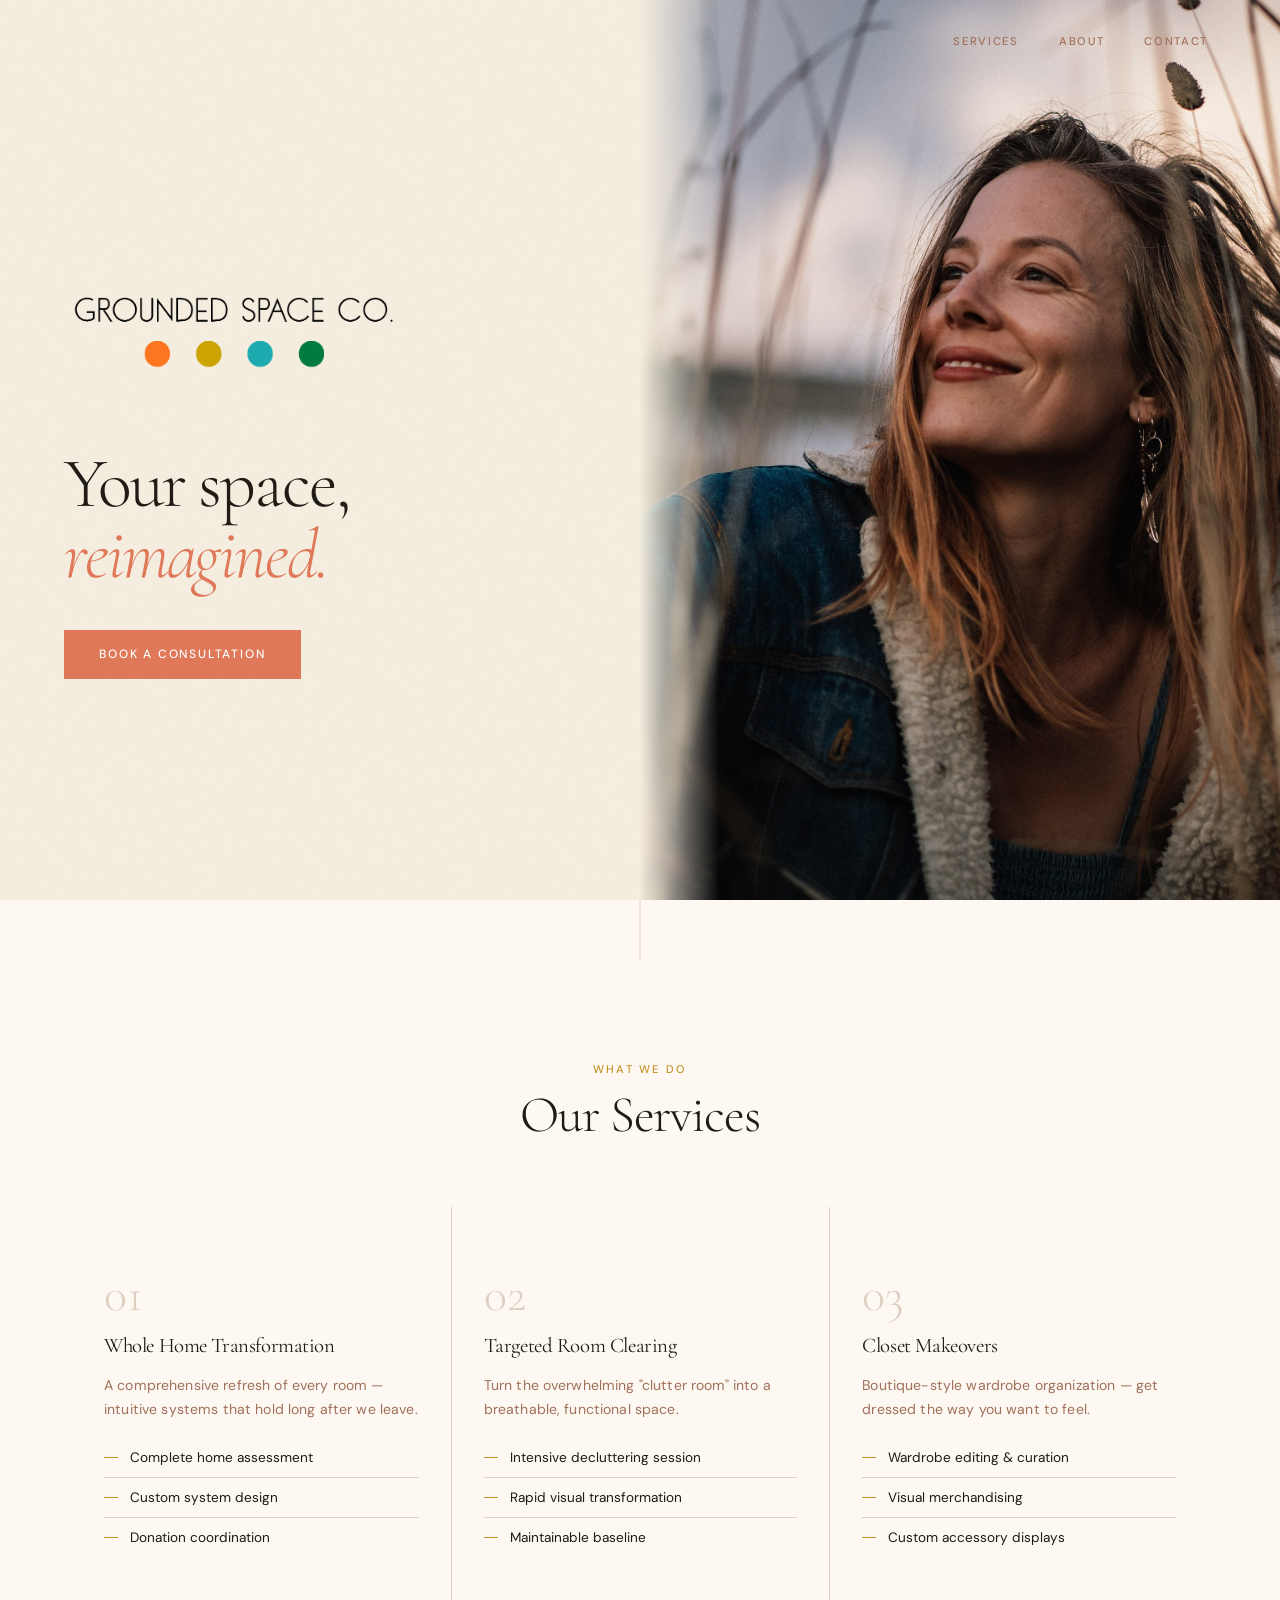
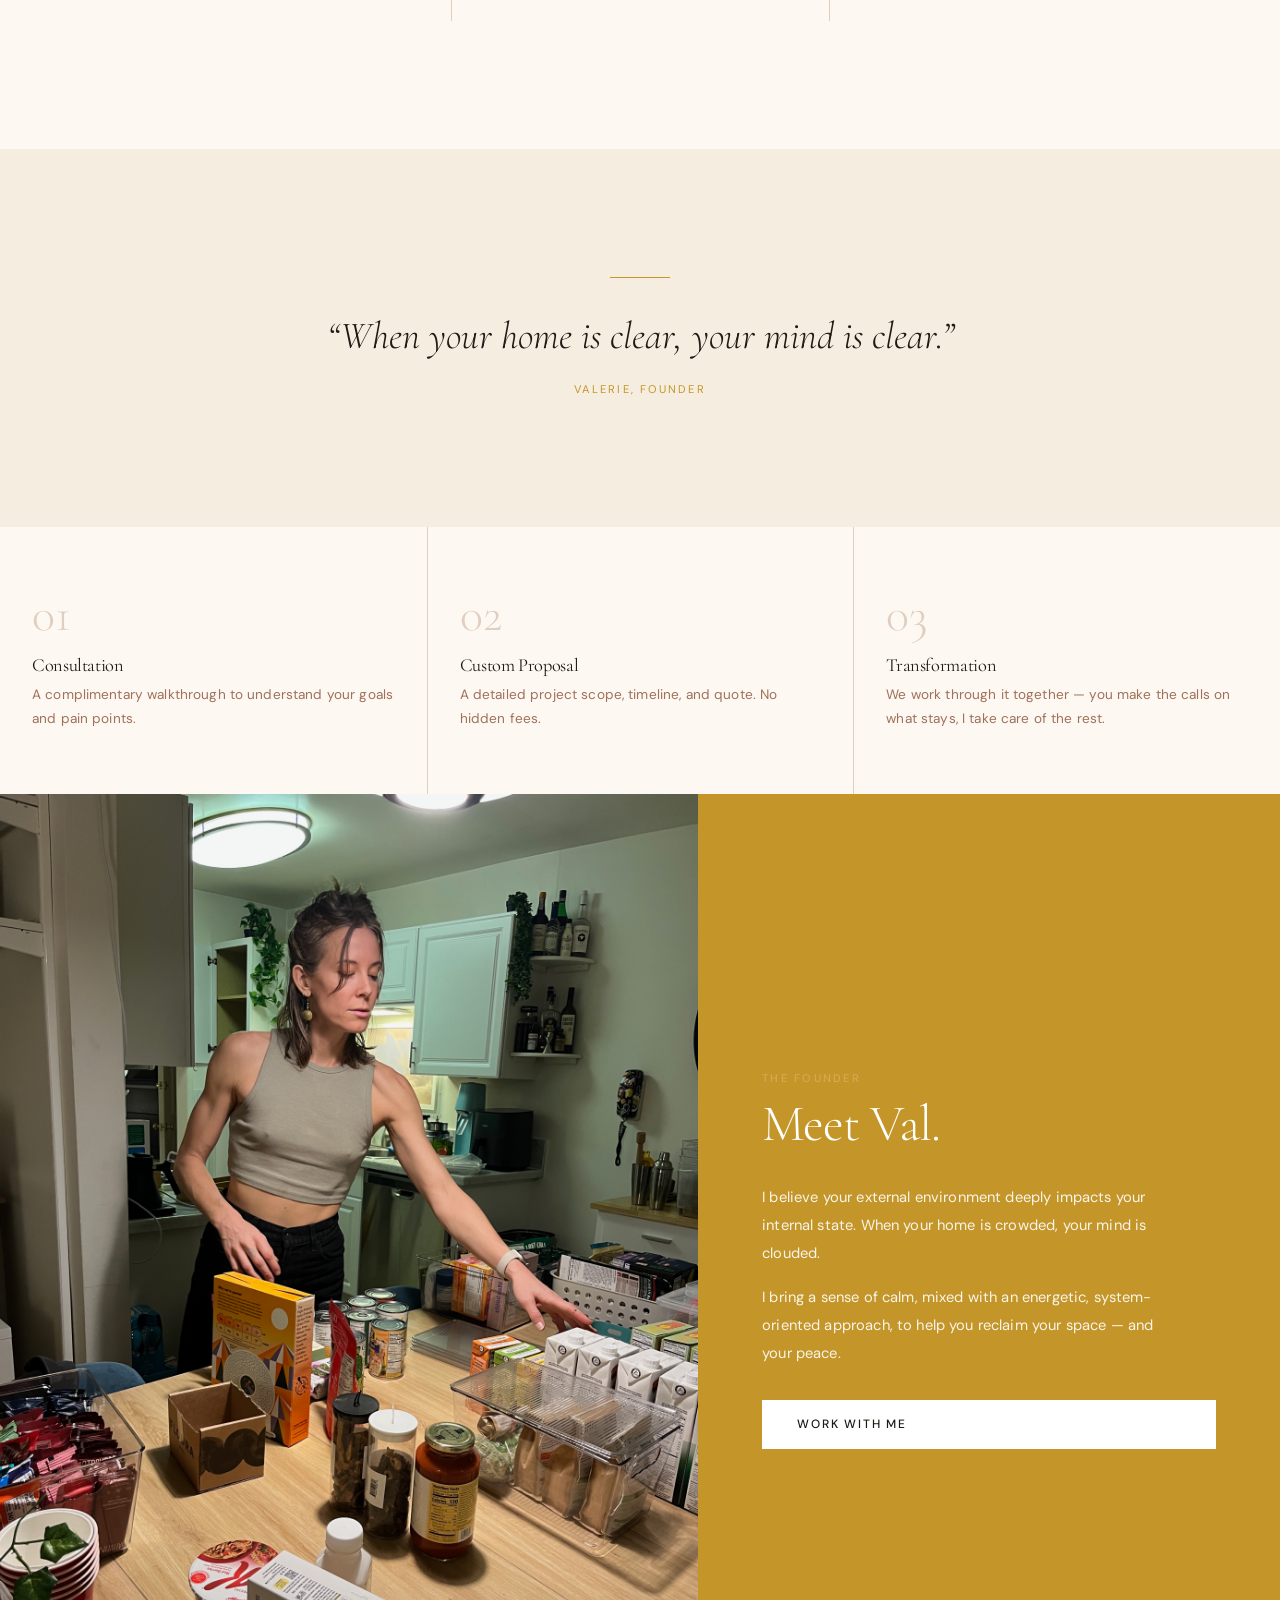
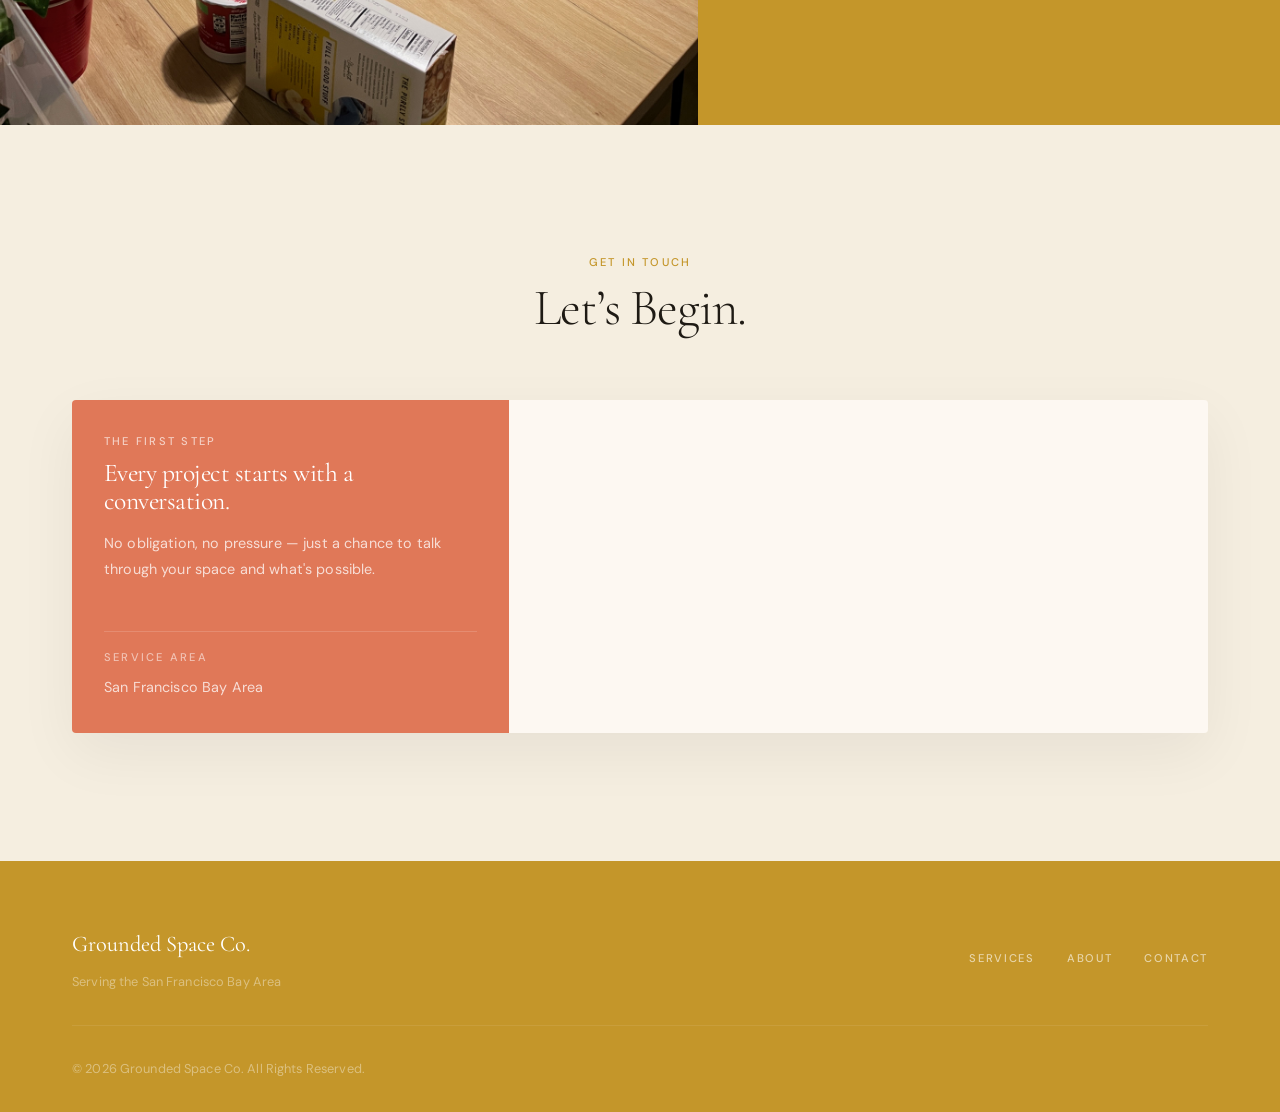
<file: index.html>
<!DOCTYPE html>
<html lang="en">
<head>
    <meta charset="UTF-8">
    <meta name="viewport" content="width=device-width, initial-scale=1.0">
    <title>Grounded Space Co. | Home Organization in the San Francisco Bay Area</title>
    <meta name="description" content="Grounded Space Co. — premium home organization, closet makeovers, and decluttering services in the San Francisco Bay Area.">
    <link rel="preconnect" href="https://fonts.googleapis.com">
    <link rel="preconnect" href="https://fonts.gstatic.com" crossorigin>
    <link rel="stylesheet" href="css/styles.css">

    <style>

      /* ---- Nav logo visibility ---- */
      .nav-logo img {
        height: 40px;
        width: auto;
        display: block;
        opacity: 0;
        pointer-events: none;
        transition: opacity 0.4s ease;
      }

      .nav-logo-visible img {
        opacity: 1;
        pointer-events: auto;
      }

      /* ---- Hero ---- */
      .hero {
        min-height: 100vh;
        display: grid;
        grid-template-columns: 1fr 1fr;
        position: relative;
        background-color: var(--color-bg);
      }

      .hero-text {
        display: flex;
        flex-direction: column;
        justify-content: center;
        padding: var(--space-xl) var(--space-lg);
        padding-top: calc(var(--space-xl) + 3rem);
        position: relative;
        z-index: 2;
      }

      .hero-logo {
        display: block;
        width: 340px;
        max-width: 90%;
        margin-bottom: var(--space-lg);
      }

      .hero h1 {
        font-size: clamp(2.8rem, 5.5vw, 5rem);
        line-height: 1.0;
        margin-bottom: var(--space-md);
        letter-spacing: -0.03em;
      }

      .hero h1 em {
        font-style: italic;
        color: var(--color-primary);
      }

      .hero-image {
        position: relative;
        overflow: hidden;
      }

      .hero-image img {
        width: 100%;
        height: 100%;
        object-fit: cover;
      }

      .hero-image::before {
        content: '';
        position: absolute;
        top: 0; left: -1px;
        width: 80px; height: 100%;
        background: linear-gradient(to right, var(--color-bg) 0%, transparent 100%);
        z-index: 1;
      }

      /* ---- Services ---- */
      .services-section {
        background-color: var(--color-surface);
        position: relative;
      }

      .services-section::before {
        content: '';
        position: absolute;
        top: 0; left: 50%;
        transform: translateX(-50%);
        width: 1px; height: 60px;
        background-color: var(--color-border);
      }

      .service-card {
        padding: var(--space-lg) var(--space-md);
        border-left: 1px solid var(--color-border);
        transition: all var(--transition-speed);
        position: relative;
      }

      .service-card:first-child { border-left: none; }

      .service-card::after {
        content: '';
        position: absolute;
        bottom: 0;
        left: var(--space-md); right: var(--space-md);
        height: 2px;
        background-color: var(--color-primary);
        transform: scaleX(0);
        transform-origin: left;
        transition: transform 0.6s cubic-bezier(0.25, 0.46, 0.45, 0.94);
      }

      .service-card:hover::after { transform: scaleX(1); }

      .service-number {
        font-family: var(--font-display);
        font-size: 3rem;
        font-weight: 300;
        color: var(--color-border);
        line-height: 1;
        margin-bottom: var(--space-sm);
      }

      .service-card h3 { font-size: 1.3rem; margin-bottom: var(--space-sm); }

      .service-card p {
        color: var(--color-text-muted);
        font-size: 0.88rem;
        line-height: 1.7;
      }

      .service-features {
        list-style: none;
        padding: 0;
        margin-top: var(--space-sm);
      }

      .service-features li {
        padding: 0.5rem 0;
        border-bottom: 1px solid var(--color-border);
        font-size: 0.85rem;
        color: var(--color-text-main);
        display: flex;
        align-items: center;
        gap: 0.75rem;
      }

      .service-features li:last-child { border-bottom: none; }

      .feature-dash {
        width: 14px; height: 1px;
        background-color: var(--color-accent);
        flex-shrink: 0;
      }

      /* ---- Pull Quote ---- */
      .pull-quote {
        padding: var(--space-xl) 0;
        text-align: center;
        background-color: var(--color-bg);
      }

      .pull-quote blockquote {
        font-family: var(--font-display);
        font-size: clamp(1.5rem, 3vw, 2.5rem);
        font-weight: 300;
        font-style: italic;
        line-height: 1.4;
        color: var(--color-text-main);
        max-width: 700px;
        margin: 0 auto;
      }

      .pull-quote cite {
        display: block;
        font-style: normal;
        font-family: var(--font-body);
        font-size: 0.7rem;
        text-transform: uppercase;
        letter-spacing: 0.2em;
        color: var(--color-accent);
        margin-top: var(--space-sm);
      }

      /* ---- About / Meet Val ---- */
      .about-section {
        background-color: #C4962A;
        color: white;
        overflow: hidden;
      }

      .about-grid {
        display: grid;
        grid-template-columns: 1.2fr 1fr;
        min-height: 600px;
      }

      .about-image {
        position: relative;
        overflow: hidden;
      }

      .about-image img {
        width: 100%; height: 100%;
        object-fit: cover;
        object-position: top;
        display: block;
      }

      .about-content {
        display: flex;
        flex-direction: column;
        justify-content: center;
        padding: var(--space-xl) var(--space-lg);
      }

      .about-content h2 { color: white; margin-bottom: var(--space-md); }

      .about-content p {
        color: rgba(255,255,255,0.9);
        line-height: 1.9;
        margin-bottom: var(--space-sm);
        max-width: 400px;
        font-size: 0.92rem;
      }

      /* ---- Process steps (inside about) ---- */
      .process-grid {
        display: grid;
        grid-template-columns: repeat(3, 1fr);
        gap: 0;
        background-color: var(--color-surface);
      }

      .process-step {
        padding: var(--space-lg) var(--space-md);
        border-left: 1px solid var(--color-border);
      }

      .process-step:first-child { border-left: none; }

      .process-step-number {
        font-family: var(--font-display);
        font-size: 3rem;
        font-weight: 300;
        color: var(--color-border);
        line-height: 1;
        margin-bottom: var(--space-sm);
      }

      .process-step h3 { font-size: 1.15rem; margin-bottom: 0.5rem; }

      .process-step p {
        color: var(--color-text-muted);
        font-size: 0.85rem;
        line-height: 1.7;
      }

      /* ---- Contact ---- */
      .contact-section {
        background-color: var(--color-bg);
      }

      .contact-layout {
        display: grid;
        grid-template-columns: 1fr 1.6fr;
        border-radius: var(--border-radius);
        overflow: hidden;
        box-shadow: 0 20px 60px rgba(0,0,0,0.06);
      }

      .contact-info {
        background-color: var(--color-primary);
        color: white;
        padding: var(--space-md);
        display: flex;
        flex-direction: column;
        justify-content: space-between;
      }

      .contact-info .label { color: rgba(255,255,255,0.65); }

      .contact-info h3 {
        color: white;
        font-size: 1.6rem;
        margin-bottom: var(--space-sm);
      }

      .contact-info p {
        color: rgba(255,255,255,0.75);
        font-size: 0.9rem;
        line-height: 1.8;
        margin-bottom: var(--space-md);
      }

      .contact-info-item {
        border-top: 1px solid rgba(255,255,255,0.15);
        padding-top: var(--space-sm);
        margin-top: var(--space-sm);
      }

      .contact-info-email {
        font-family: var(--font-display);
        font-size: 1.1rem;
        color: white;
        text-decoration: underline;
        text-underline-offset: 3px;
        text-decoration-color: rgba(255,255,255,0.3);
        transition: text-decoration-color var(--transition-speed);
      }

      .contact-info-email:hover { text-decoration-color: white; }

      .contact-form-panel {
        background-color: var(--color-surface);
        padding: var(--space-md);
        min-height: 0;
      }

      /* ---- Footer ---- */
      .footer {
        background-color: #C4962A;
      }

      /* ---- Responsive ---- */
      @media (max-width: 768px) {
        .hero { grid-template-columns: 1fr; min-height: auto; }
        .hero-text { padding: calc(var(--space-xl) + 2rem) var(--space-md) var(--space-lg); }
        .hero-logo { width: 240px; }
        .hero-image { height: 50vh; }
        .hero-image::before { display: none; }

        .service-card { border-left: none; border-top: 1px solid var(--color-border); padding: var(--space-md); }
        .service-card:first-child { border-top: none; }

        .about-grid { grid-template-columns: 1fr; }
        .about-image { height: 400px; }
        .about-content { padding: var(--space-lg) var(--space-md); }

        .process-grid { grid-template-columns: 1fr; }
        .process-step { border-left: none; border-top: 1px solid var(--color-border); padding: var(--space-md); }
        .process-step:first-child { border-top: none; }

        .contact-layout { grid-template-columns: 1fr; }
      }
    </style>
</head>
<body>

    <!-- Navigation -->
    <nav class="navbar" id="navbar">
        <div class="container flex justify-between items-center">
            <a href="#top" class="nav-logo" id="navLogo">
                <img src="resources/logo-transparent.png?v=2" alt="Grounded Space Co.">
            </a>
            <ul class="nav-links">
                <li><a href="#services">Services</a></li>
                <li><a href="#about">About</a></li>
                <li><a href="#contact">Contact</a></li>
            </ul>
            <button class="mobile-menu-btn" aria-label="Menu">&#9776;</button>
        </div>
    </nav>

    <!-- Hero -->
    <header class="hero" id="hero">
        <div class="hero-text">
            <img src="resources/logo-transparent.png?v=2" alt="Grounded Space Co." class="hero-logo reveal">
            <h1 class="reveal" data-delay="1">Your space,<br><em>reimagined.</em></h1>
            <div class="reveal" data-delay="2" style="margin-top: 0.5rem;">
                <a href="#contact" class="btn btn-primary">Book a Consultation</a>
            </div>
        </div>
        <div class="hero-image">
            <img src="resources/P1275252_resized.jpg" alt="Calm organized interior">
        </div>
    </header>

    <!-- Services -->
    <section class="section services-section" id="services">
        <div class="container">
            <div class="text-center mb-lg" style="padding-top: var(--space-md);">
                <span class="label reveal">What We Do</span>
                <h2 class="reveal" data-delay="1">Our Services</h2>
            </div>

            <div class="grid grid-cols-3">
                <div class="service-card reveal" data-delay="1">
                    <div class="service-number">01</div>
                    <h3>Whole Home Transformation</h3>
                    <p>A comprehensive refresh of every room — intuitive systems that hold long after we leave.</p>
                    <ul class="service-features">
                        <li><span class="feature-dash"></span>Complete home assessment</li>
                        <li><span class="feature-dash"></span>Custom system design</li>
                        <li><span class="feature-dash"></span>Donation coordination</li>
                    </ul>
                </div>
                <div class="service-card reveal" data-delay="2">
                    <div class="service-number">02</div>
                    <h3>Targeted Room Clearing</h3>
                    <p>Turn the overwhelming "clutter room" into a breathable, functional space.</p>
                    <ul class="service-features">
                        <li><span class="feature-dash"></span>Intensive decluttering session</li>
                        <li><span class="feature-dash"></span>Rapid visual transformation</li>
                        <li><span class="feature-dash"></span>Maintainable baseline</li>
                    </ul>
                </div>
                <div class="service-card reveal" data-delay="3">
                    <div class="service-number">03</div>
                    <h3>Closet Makeovers</h3>
                    <p>Boutique-style wardrobe organization — get dressed the way you want to feel.</p>
                    <ul class="service-features">
                        <li><span class="feature-dash"></span>Wardrobe editing &amp; curation</li>
                        <li><span class="feature-dash"></span>Visual merchandising</li>
                        <li><span class="feature-dash"></span>Custom accessory displays</li>
                    </ul>
                </div>
            </div>
        </div>
    </section>

    <!-- Pull Quote -->
    <section class="pull-quote">
        <div class="container reveal">
            <hr class="rule rule--center">
            <blockquote>&ldquo;When your home is clear, your mind is clear.&rdquo;</blockquote>
            <cite>Valerie, Founder</cite>
        </div>
    </section>

    <!-- Process -->
    <div class="process-grid" id="process">
        <div class="process-step reveal" data-delay="1">
            <div class="process-step-number">01</div>
            <h3>Consultation</h3>
            <p>A complimentary walkthrough to understand your goals and pain points.</p>
        </div>
        <div class="process-step reveal" data-delay="2">
            <div class="process-step-number">02</div>
            <h3>Custom Proposal</h3>
            <p>A detailed project scope, timeline, and quote. No hidden fees.</p>
        </div>
        <div class="process-step reveal" data-delay="3">
            <div class="process-step-number">03</div>
            <h3>Transformation</h3>
            <p>We work through it together — you make the calls on what stays, I take care of the rest.</p>
        </div>
    </div>

    <!-- About -->
    <section class="about-section" id="about">
        <div class="about-grid">
            <div class="about-image img-reveal reveal-left">
                <img src="resources/IMG_9253.jpeg" alt="Valerie — Founder">
            </div>
            <div class="about-content reveal-right">
                <span class="label" style="color: var(--color-accent-light);">The Founder</span>
                <h2>Meet Val.</h2>
                <p>
                    I believe your external environment deeply impacts your internal state. When your home is crowded, your mind is clouded.
                </p>
                <p>
                    I bring a sense of calm, mixed with an energetic, system-oriented approach, to help you reclaim your space — and your peace.
                </p>
                <a href="#contact" class="btn" style="background: white; color: #1E1A14; margin-top: var(--space-sm);">Work With Me</a>
            </div>
        </div>
    </section>

    <!-- Contact -->
    <section class="section contact-section" id="contact">
        <div class="container">
            <div class="text-center mb-lg">
                <span class="label reveal">Get in Touch</span>
                <h2 class="reveal" data-delay="1">Let&rsquo;s Begin.</h2>
            </div>
            <div class="contact-layout reveal">

                <div class="contact-info">
                    <div>
                        <span class="label">The First Step</span>
                        <h3>Every project starts with a conversation.</h3>
                        <p>No obligation, no pressure — just a chance to talk through your space and what's possible.</p>
                    </div>
                    <div>
                        <div class="contact-info-item">
                            <span class="label" style="color: rgba(255,255,255,0.55);">Service Area</span>
                            <p style="margin-bottom: 0;">San Francisco Bay Area</p>
                        </div>

                    </div>
                </div>

                <div class="contact-form-panel">
                    <!-- Cal inline embed code begins -->
                    <div style="width:100%;height:100%;overflow:scroll" id="my-cal-inline-30min"></div>
                    <script type="text/javascript">
                      (function (C, A, L) { let p = function (a, ar) { a.q.push(ar); }; let d = C.document; C.Cal = C.Cal || function () { let cal = C.Cal; let ar = arguments; if (!cal.loaded) { cal.ns = {}; cal.q = cal.q || []; d.head.appendChild(d.createElement("script")).src = A; cal.loaded = true; } if (ar[0] === L) { const api = function () { p(api, arguments); }; const namespace = ar[1]; api.q = api.q || []; if(typeof namespace === "string"){cal.ns[namespace] = cal.ns[namespace] || api;p(cal.ns[namespace], ar);p(cal, ["initNamespace", namespace]);} else p(cal, ar); return;} p(cal, ar); }; })(window, "https://app.cal.com/embed/embed.js", "init");
                      Cal("init", "30min", {origin:"https://app.cal.com"});
                      Cal.ns["30min"]("inline", {
                        elementOrSelector:"#my-cal-inline-30min",
                        config: {"layout":"month_view","useSlotsViewOnSmallScreen":"true"},
                        calLink: "val-bentson-y5qdmx/30min",
                      });
                      Cal.ns["30min"]("ui", {"hideEventTypeDetails":false,"layout":"month_view"});
                    </script>
                    <!-- Cal inline embed code ends -->
                </div>

            </div>
        </div>
    </section>

    <!-- Footer -->
    <footer class="footer">
        <div class="container">
            <div class="flex justify-between items-center" style="flex-wrap: wrap; gap: var(--space-md);">
                <div>
                    <div class="footer-brand">Grounded Space Co.</div>
                    <p>Serving the San Francisco Bay Area</p>
                </div>
                <div class="footer-links">
                    <a href="#services">Services</a>
                    <a href="#about">About</a>
                    <a href="#contact">Contact</a>
                </div>
            </div>
            <hr class="footer-rule">
            <p>&copy; 2026 Grounded Space Co. All Rights Reserved.</p>
        </div>
    </footer>

    <script src="js/main.js"></script>
    <script>
      // Hide nav logo while hero is in view, show it after
      const hero = document.getElementById('hero');
      const navLogo = document.getElementById('navLogo');

      const heroObserver = new IntersectionObserver((entries) => {
        entries.forEach(entry => {
          if (entry.isIntersecting) {
            navLogo.classList.remove('nav-logo-visible');
          } else {
            navLogo.classList.add('nav-logo-visible');
          }
        });
      }, { threshold: 0.05 });

      heroObserver.observe(hero);
    </script>
</body>
</html>
</file>
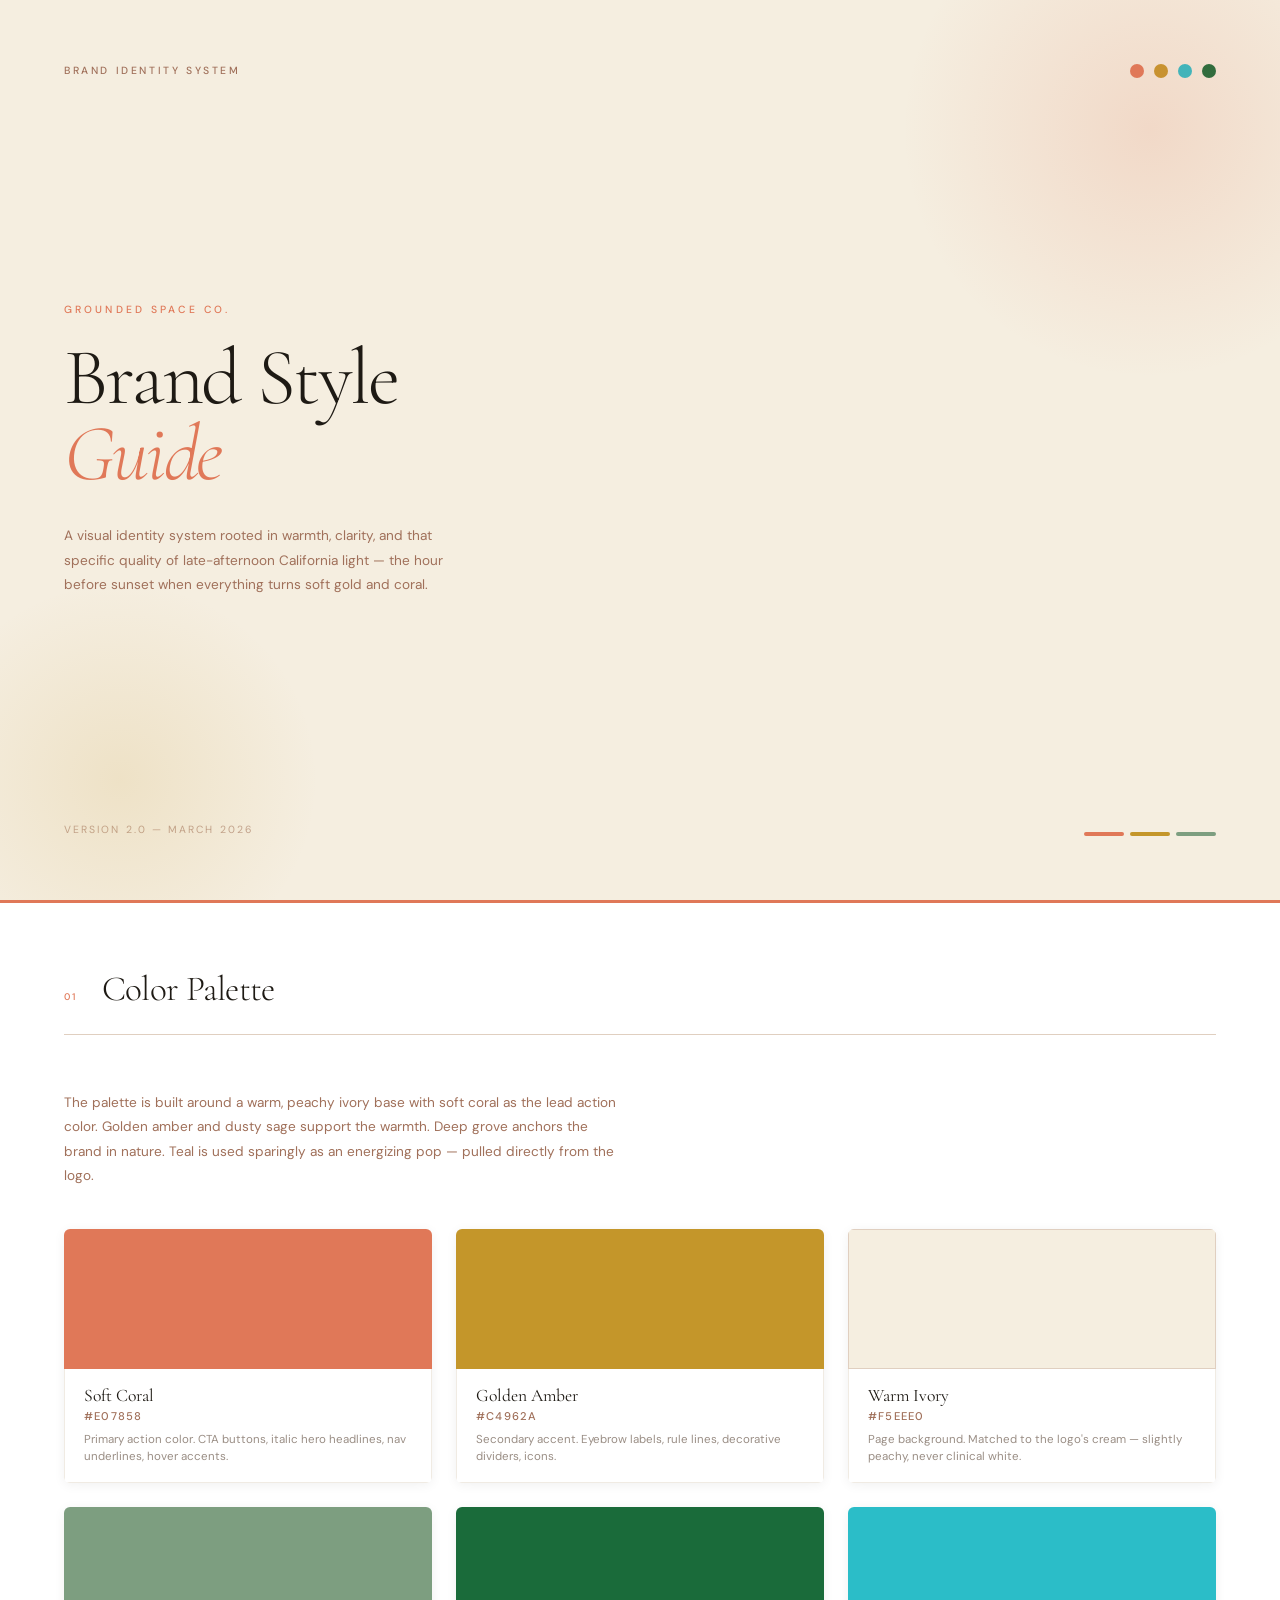
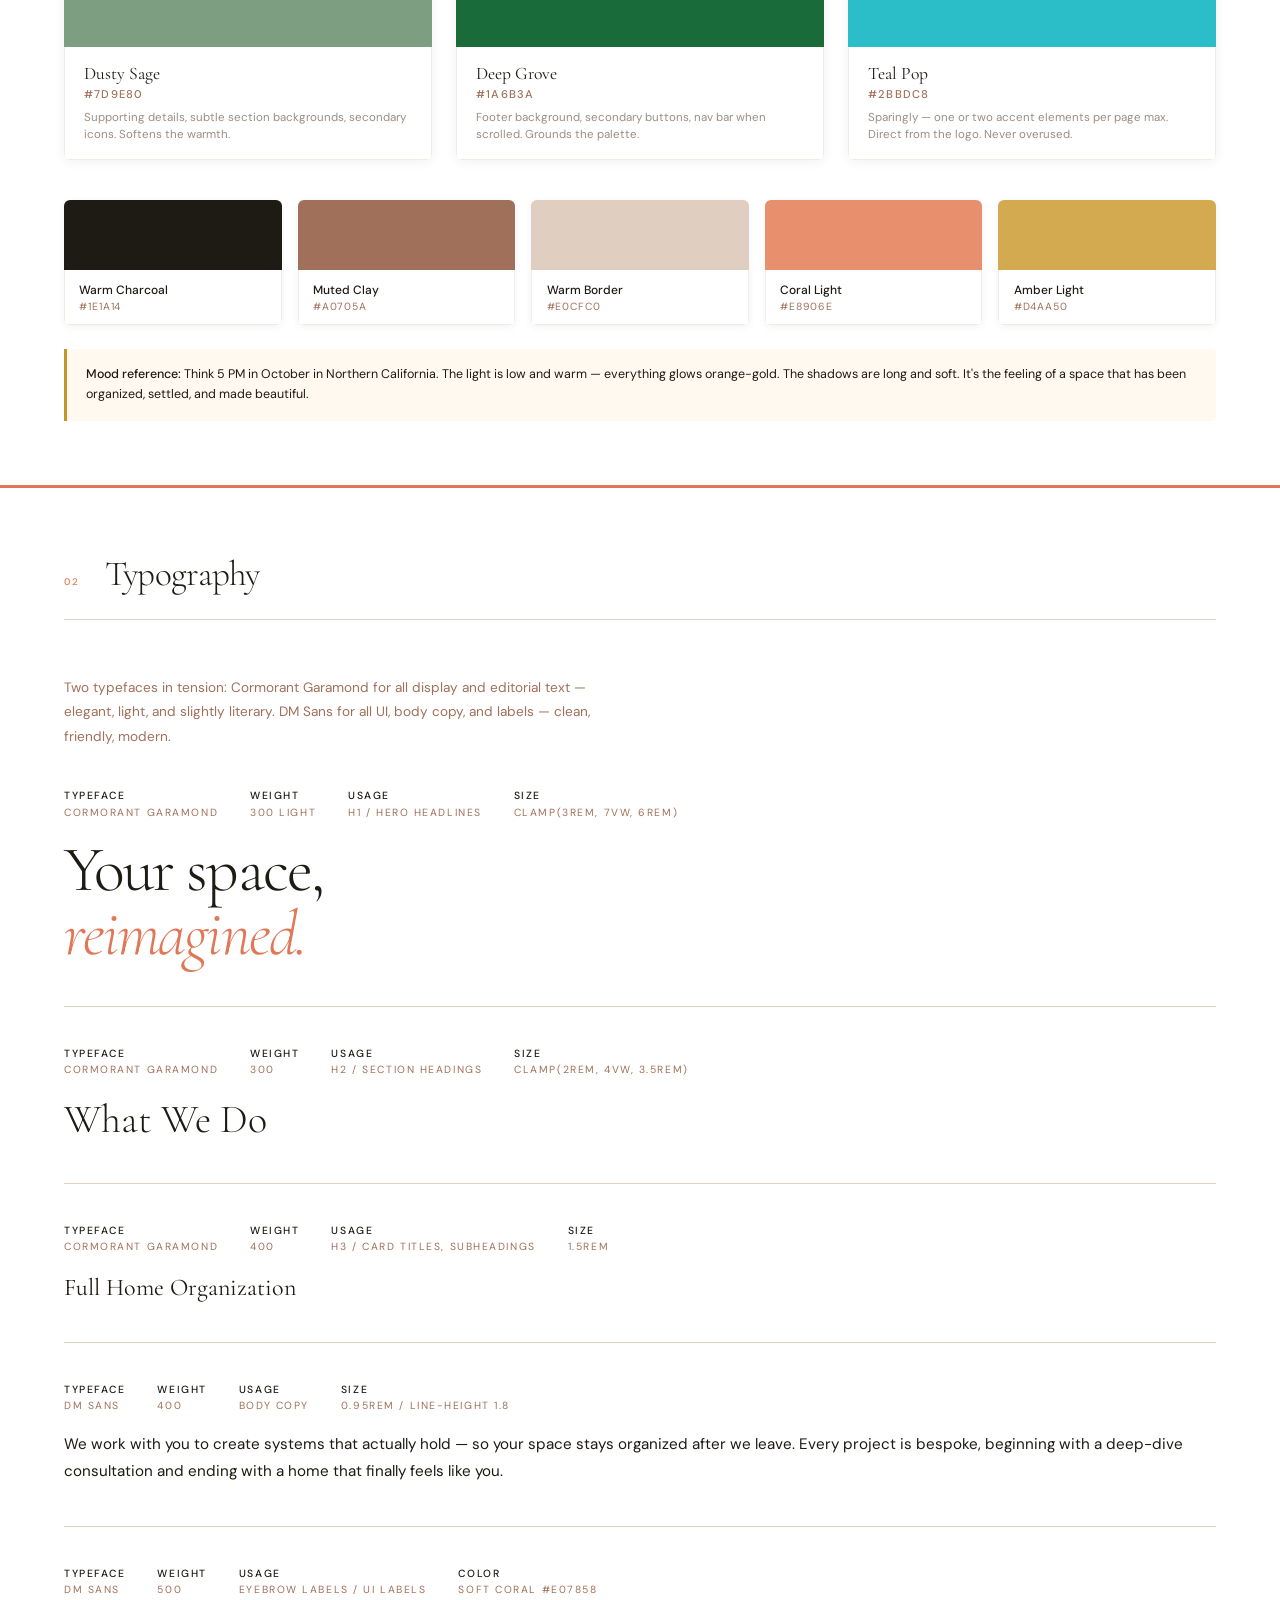
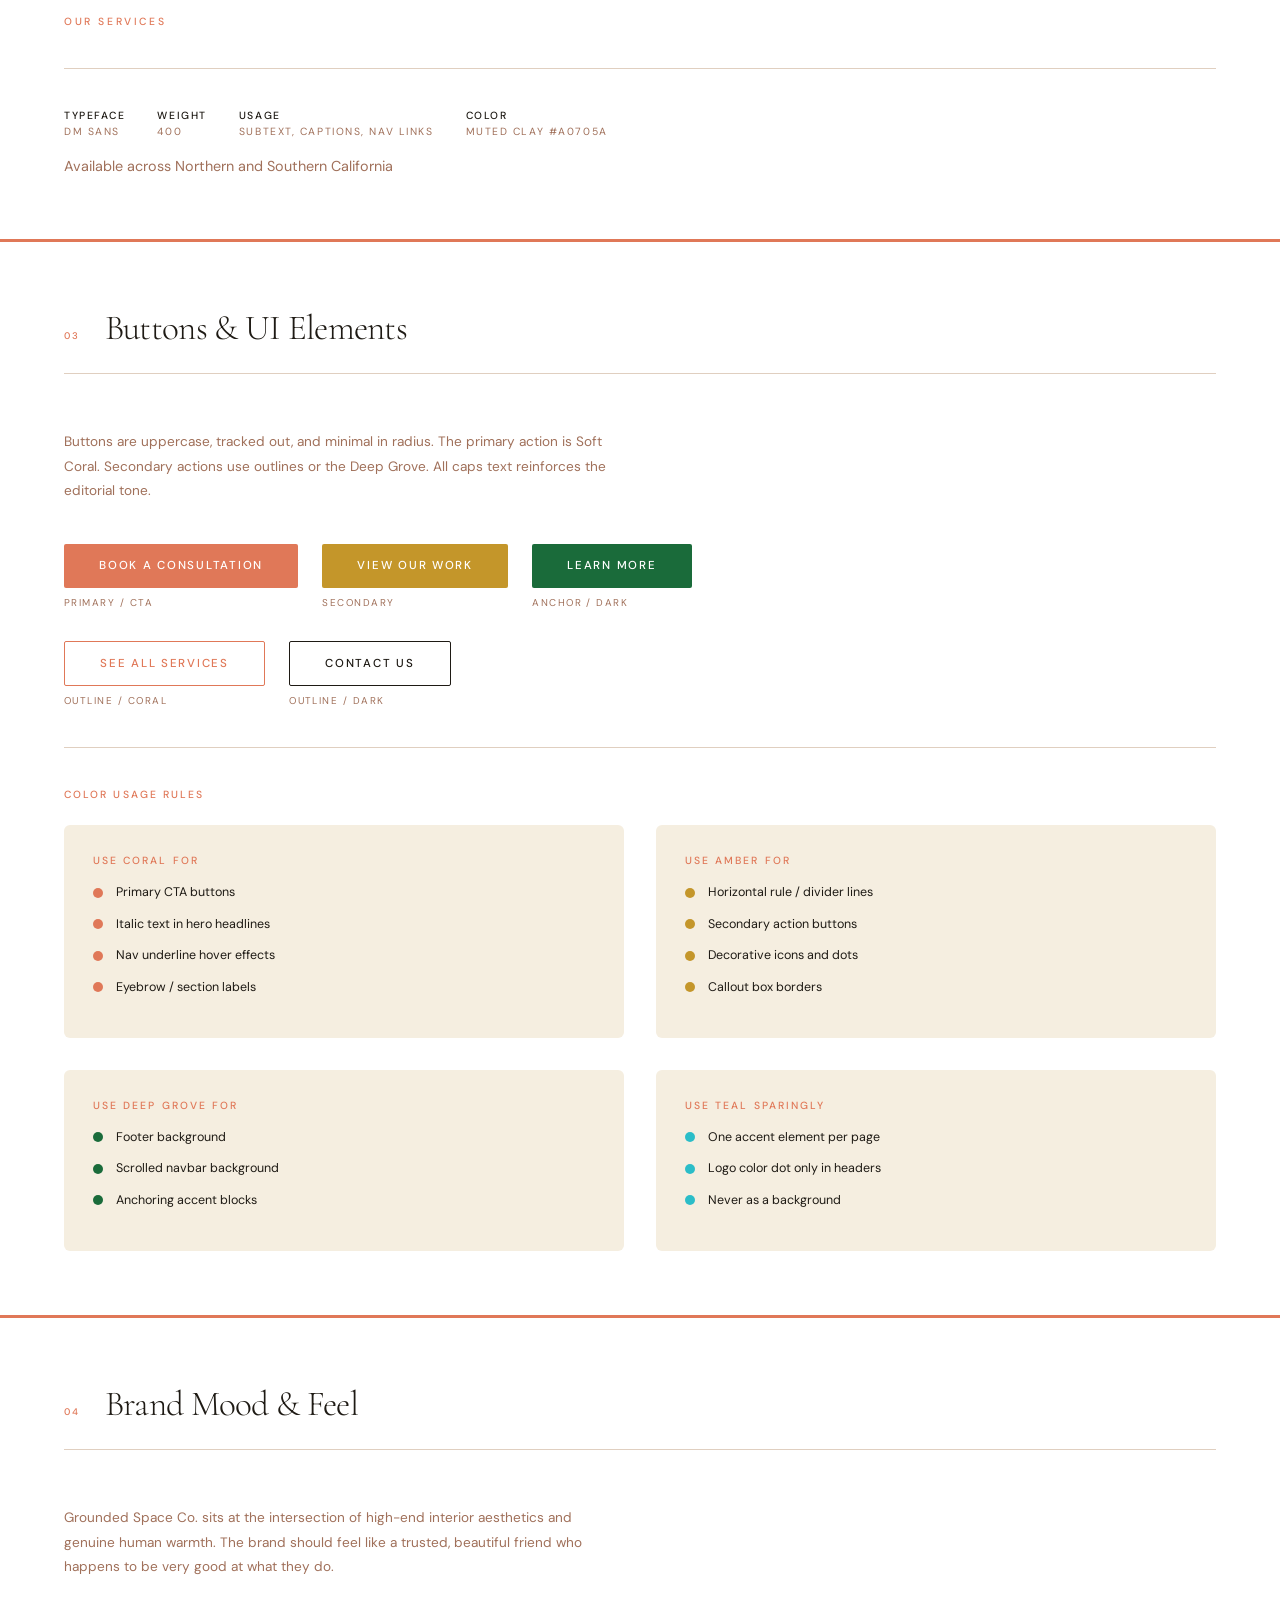
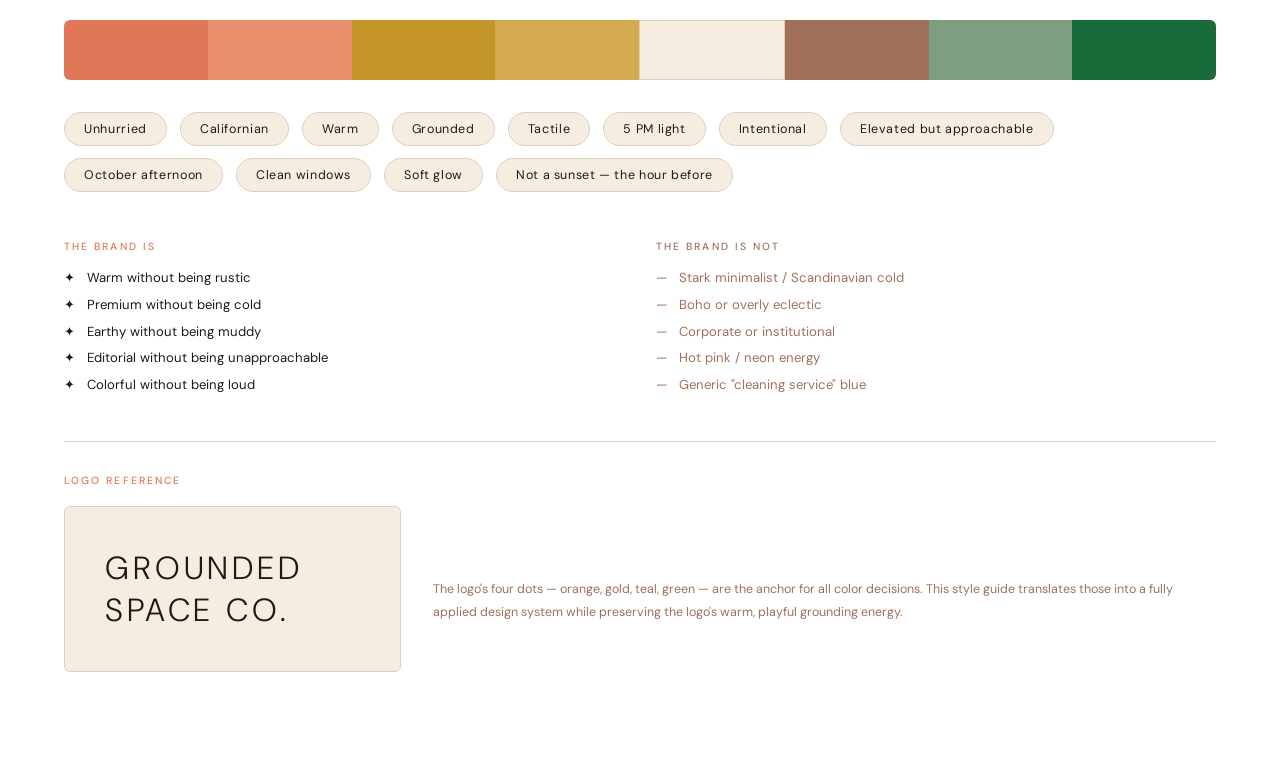
<file: brand-guide.html>
<!DOCTYPE html>
<html lang="en">
<head>
  <meta charset="UTF-8">
  <meta name="viewport" content="width=device-width, initial-scale=1.0">
  <title>Grounded Space Co. — Brand Style Guide</title>
  <link rel="preconnect" href="https://fonts.googleapis.com">
  <link rel="preconnect" href="https://fonts.gstatic.com" crossorigin>
  <link href="https://fonts.googleapis.com/css2?family=Cormorant+Garamond:ital,wght@0,300;0,400;0,500;0,600;1,300;1,400&family=DM+Sans:ital,wght@0,300;0,400;0,500;1,300;1,400&display=swap" rel="stylesheet">
  <style>
    * { margin: 0; padding: 0; box-sizing: border-box; }

    :root {
      --coral:   #E07858;
      --amber:   #C4962A;
      --sage:    #7D9E80;
      --grove:   #1A6B3A;
      --teal:    #2BBDC8;
      --ivory:   #F5EEE0;
      --clay:    #A0705A;
      --charcoal:#1E1A14;
      --border:  #E0CFC0;
    }

    @page {
      size: A4;
      margin: 0;
    }

    body {
      font-family: 'DM Sans', sans-serif;
      background: #fff;
      color: var(--charcoal);
      -webkit-font-smoothing: antialiased;
    }

    /* ---- Cover ---- */
    .cover {
      background-color: var(--ivory);
      min-height: 100vh;
      display: flex;
      flex-direction: column;
      justify-content: space-between;
      padding: 4rem;
      page-break-after: always;
      position: relative;
      overflow: hidden;
    }

    .cover::before {
      content: '';
      position: absolute;
      top: -120px; right: -120px;
      width: 500px; height: 500px;
      border-radius: 50%;
      background: radial-gradient(circle, rgba(224,120,88,0.18) 0%, transparent 70%);
    }

    .cover::after {
      content: '';
      position: absolute;
      bottom: -80px; left: -80px;
      width: 400px; height: 400px;
      border-radius: 50%;
      background: radial-gradient(circle, rgba(196,150,42,0.14) 0%, transparent 70%);
    }

    .cover-top {
      display: flex;
      justify-content: space-between;
      align-items: flex-start;
    }

    .cover-label {
      font-size: 0.65rem;
      text-transform: uppercase;
      letter-spacing: 0.25em;
      color: var(--clay);
      font-weight: 500;
    }

    .cover-dots {
      display: flex;
      gap: 10px;
    }

    .dot {
      width: 14px; height: 14px;
      border-radius: 50%;
    }

    .cover-main {
      position: relative;
      z-index: 1;
    }

    .cover-eyebrow {
      font-size: 0.65rem;
      text-transform: uppercase;
      letter-spacing: 0.3em;
      color: var(--coral);
      font-weight: 500;
      margin-bottom: 1.5rem;
    }

    .cover-title {
      font-family: 'Cormorant Garamond', Georgia, serif;
      font-size: 5rem;
      font-weight: 300;
      line-height: 0.95;
      letter-spacing: -0.03em;
      color: var(--charcoal);
      margin-bottom: 2rem;
    }

    .cover-title em {
      font-style: italic;
      color: var(--coral);
    }

    .cover-subtitle {
      font-size: 0.85rem;
      color: var(--clay);
      line-height: 1.8;
      max-width: 400px;
    }

    .cover-bottom {
      display: flex;
      justify-content: space-between;
      align-items: flex-end;
    }

    .cover-version {
      font-size: 0.65rem;
      text-transform: uppercase;
      letter-spacing: 0.2em;
      color: var(--clay);
      opacity: 0.6;
    }

    /* ---- Section pages ---- */
    .page {
      padding: 4rem;
      min-height: 100vh;
      page-break-after: always;
      border-top: 3px solid var(--coral);
    }

    .page-header {
      display: flex;
      align-items: baseline;
      gap: 1.5rem;
      margin-bottom: 3.5rem;
      padding-bottom: 1.5rem;
      border-bottom: 1px solid var(--border);
    }

    .page-number {
      font-size: 0.6rem;
      text-transform: uppercase;
      letter-spacing: 0.25em;
      color: var(--coral);
      font-weight: 500;
    }

    .page-title {
      font-family: 'Cormorant Garamond', Georgia, serif;
      font-size: 2.2rem;
      font-weight: 300;
      letter-spacing: -0.02em;
      color: var(--charcoal);
    }

    /* ---- Colors ---- */
    .color-grid {
      display: grid;
      grid-template-columns: repeat(3, 1fr);
      gap: 1.5rem;
      margin-bottom: 2.5rem;
    }

    .color-card {
      border-radius: 6px;
      overflow: hidden;
      box-shadow: 0 2px 12px rgba(0,0,0,0.06);
    }

    .color-swatch {
      height: 140px;
    }

    .color-info {
      padding: 1rem 1.2rem;
      background: white;
      border: 1px solid #f0ebe3;
      border-top: none;
    }

    .color-name {
      font-family: 'Cormorant Garamond', Georgia, serif;
      font-size: 1.1rem;
      font-weight: 400;
      color: var(--charcoal);
      margin-bottom: 0.2rem;
    }

    .color-hex {
      font-size: 0.7rem;
      text-transform: uppercase;
      letter-spacing: 0.1em;
      color: var(--clay);
      font-weight: 500;
      margin-bottom: 0.5rem;
    }

    .color-role {
      font-size: 0.72rem;
      color: #9A8E85;
      line-height: 1.5;
    }

    .color-row {
      display: flex;
      gap: 1rem;
    }

    .color-card-sm {
      flex: 1;
      border-radius: 6px;
      overflow: hidden;
      box-shadow: 0 2px 8px rgba(0,0,0,0.05);
    }

    .color-swatch-sm {
      height: 70px;
    }

    .color-info-sm {
      padding: 0.7rem 0.9rem;
      background: white;
      border: 1px solid #f0ebe3;
      border-top: none;
    }

    .color-name-sm {
      font-size: 0.75rem;
      font-weight: 500;
      color: var(--charcoal);
      margin-bottom: 0.15rem;
    }

    .color-hex-sm {
      font-size: 0.65rem;
      text-transform: uppercase;
      letter-spacing: 0.08em;
      color: var(--clay);
    }

    /* ---- Typography ---- */
    .type-sample {
      margin-bottom: 2.5rem;
      padding-bottom: 2.5rem;
      border-bottom: 1px solid var(--border);
    }

    .type-sample:last-child {
      border-bottom: none;
    }

    .type-meta {
      display: flex;
      gap: 2rem;
      margin-bottom: 1.2rem;
    }

    .type-meta-item {
      font-size: 0.65rem;
      text-transform: uppercase;
      letter-spacing: 0.15em;
      color: var(--clay);
    }

    .type-meta-item strong {
      display: block;
      color: var(--charcoal);
      font-weight: 500;
      margin-bottom: 0.2rem;
    }

    .sample-display {
      font-family: 'Cormorant Garamond', Georgia, serif;
      font-size: 4rem;
      font-weight: 300;
      line-height: 1;
      letter-spacing: -0.03em;
      color: var(--charcoal);
    }

    .sample-display em { color: var(--coral); }

    .sample-h2 {
      font-family: 'Cormorant Garamond', Georgia, serif;
      font-size: 2.5rem;
      font-weight: 300;
      color: var(--charcoal);
    }

    .sample-h3 {
      font-family: 'Cormorant Garamond', Georgia, serif;
      font-size: 1.5rem;
      font-weight: 400;
      color: var(--charcoal);
    }

    .sample-body {
      font-family: 'DM Sans', sans-serif;
      font-size: 0.95rem;
      line-height: 1.8;
      color: var(--charcoal);
    }

    .sample-label {
      font-family: 'DM Sans', sans-serif;
      font-size: 0.65rem;
      text-transform: uppercase;
      letter-spacing: 0.25em;
      font-weight: 500;
      color: var(--coral);
    }

    .sample-muted {
      font-family: 'DM Sans', sans-serif;
      font-size: 0.9rem;
      color: var(--clay);
    }

    /* ---- Buttons ---- */
    .btn-row {
      display: flex;
      gap: 1.5rem;
      flex-wrap: wrap;
      margin-bottom: 2rem;
      align-items: center;
    }

    .btn-sample {
      display: inline-block;
      padding: 0.9rem 2.2rem;
      font-family: 'DM Sans', sans-serif;
      font-weight: 500;
      font-size: 0.72rem;
      text-transform: uppercase;
      letter-spacing: 0.15em;
      border-radius: 2px;
      cursor: default;
    }

    .btn-coral { background: var(--coral); color: white; }
    .btn-amber { background: var(--amber); color: white; }
    .btn-grove { background: var(--grove); color: white; }
    .btn-outline-coral { background: transparent; border: 1px solid var(--coral); color: var(--coral); }
    .btn-outline-dark { background: transparent; border: 1px solid var(--charcoal); color: var(--charcoal); }

    .btn-label {
      font-size: 0.62rem;
      text-transform: uppercase;
      letter-spacing: 0.15em;
      color: var(--clay);
      margin-top: 0.5rem;
    }

    .btn-block { display: flex; flex-direction: column; align-items: flex-start; }

    /* ---- Usage section ---- */
    .usage-grid {
      display: grid;
      grid-template-columns: 1fr 1fr;
      gap: 2rem;
      margin-top: 1.5rem;
    }

    .usage-card {
      background: var(--ivory);
      border-radius: 6px;
      padding: 1.8rem;
    }

    .usage-card-title {
      font-size: 0.65rem;
      text-transform: uppercase;
      letter-spacing: 0.2em;
      color: var(--coral);
      font-weight: 500;
      margin-bottom: 1rem;
    }

    .usage-item {
      display: flex;
      align-items: center;
      gap: 0.8rem;
      margin-bottom: 0.8rem;
    }

    .usage-dot {
      width: 10px; height: 10px;
      border-radius: 50%;
      flex-shrink: 0;
    }

    .usage-text {
      font-size: 0.78rem;
      color: var(--charcoal);
      line-height: 1.5;
    }

    /* ---- Mood section ---- */
    .mood-bar {
      display: flex;
      height: 60px;
      border-radius: 6px;
      overflow: hidden;
      margin-bottom: 2rem;
    }

    .mood-bar-segment {
      flex: 1;
    }

    .mood-words {
      display: flex;
      flex-wrap: wrap;
      gap: 0.8rem;
      margin-top: 1.5rem;
    }

    .mood-tag {
      padding: 0.5rem 1.2rem;
      background: var(--ivory);
      border: 1px solid var(--border);
      border-radius: 100px;
      font-size: 0.78rem;
      color: var(--charcoal);
      letter-spacing: 0.05em;
    }

    .logo-box {
      background: var(--ivory);
      border: 1px solid var(--border);
      border-radius: 6px;
      padding: 2.5rem;
      display: inline-flex;
      align-items: center;
      margin-bottom: 1.5rem;
    }

    .logo-text {
      font-family: 'DM Sans', sans-serif;
      font-size: 2rem;
      font-weight: 300;
      letter-spacing: 0.12em;
      color: var(--charcoal);
    }

    .section-intro {
      font-size: 0.85rem;
      color: var(--clay);
      line-height: 1.8;
      max-width: 560px;
      margin-bottom: 2.5rem;
    }

    .note {
      display: flex;
      gap: 0.8rem;
      background: #FFF9F0;
      border-left: 3px solid var(--amber);
      padding: 1rem 1.2rem;
      border-radius: 0 4px 4px 0;
      margin-top: 1.5rem;
    }

    .note-text {
      font-size: 0.78rem;
      color: var(--charcoal);
      line-height: 1.6;
    }

    .note-text strong {
      font-weight: 500;
    }
  </style>
</head>
<body>

<!-- ===================== COVER ===================== -->
<div class="cover">
  <div class="cover-top">
    <span class="cover-label">Brand Identity System</span>
    <div class="cover-dots">
      <div class="dot" style="background:#E07858"></div>
      <div class="dot" style="background:#C4962A"></div>
      <div class="dot" style="background:#2BBDC8"></div>
      <div class="dot" style="background:#1A6B3A"></div>
    </div>
  </div>

  <div class="cover-main">
    <p class="cover-eyebrow">Grounded Space Co.</p>
    <h1 class="cover-title">Brand Style<br><em>Guide</em></h1>
    <p class="cover-subtitle">A visual identity system rooted in warmth, clarity, and that specific quality of late-afternoon California light — the hour before sunset when everything turns soft gold and coral.</p>
  </div>

  <div class="cover-bottom">
    <span class="cover-version">Version 2.0 — March 2026</span>
    <div style="display:flex; gap:6px;">
      <div style="width:40px;height:4px;border-radius:2px;background:#E07858;"></div>
      <div style="width:40px;height:4px;border-radius:2px;background:#C4962A;"></div>
      <div style="width:40px;height:4px;border-radius:2px;background:#7D9E80;"></div>
    </div>
  </div>
</div>

<!-- ===================== COLOR PALETTE ===================== -->
<div class="page">
  <div class="page-header">
    <span class="page-number">01</span>
    <h2 class="page-title">Color Palette</h2>
  </div>

  <p class="section-intro">The palette is built around a warm, peachy ivory base with soft coral as the lead action color. Golden amber and dusty sage support the warmth. Deep grove anchors the brand in nature. Teal is used sparingly as an energizing pop — pulled directly from the logo.</p>

  <div class="color-grid">

    <div class="color-card">
      <div class="color-swatch" style="background:#E07858;"></div>
      <div class="color-info">
        <div class="color-name">Soft Coral</div>
        <div class="color-hex">#E07858</div>
        <div class="color-role">Primary action color. CTA buttons, italic hero headlines, nav underlines, hover accents.</div>
      </div>
    </div>

    <div class="color-card">
      <div class="color-swatch" style="background:#C4962A;"></div>
      <div class="color-info">
        <div class="color-name">Golden Amber</div>
        <div class="color-hex">#C4962A</div>
        <div class="color-role">Secondary accent. Eyebrow labels, rule lines, decorative dividers, icons.</div>
      </div>
    </div>

    <div class="color-card">
      <div class="color-swatch" style="background:#F5EEE0;border:1px solid #E0CFC0;"></div>
      <div class="color-info">
        <div class="color-name">Warm Ivory</div>
        <div class="color-hex">#F5EEE0</div>
        <div class="color-role">Page background. Matched to the logo's cream — slightly peachy, never clinical white.</div>
      </div>
    </div>

    <div class="color-card">
      <div class="color-swatch" style="background:#7D9E80;"></div>
      <div class="color-info">
        <div class="color-name">Dusty Sage</div>
        <div class="color-hex">#7D9E80</div>
        <div class="color-role">Supporting details, subtle section backgrounds, secondary icons. Softens the warmth.</div>
      </div>
    </div>

    <div class="color-card">
      <div class="color-swatch" style="background:#1A6B3A;"></div>
      <div class="color-info">
        <div class="color-name">Deep Grove</div>
        <div class="color-hex">#1A6B3A</div>
        <div class="color-role">Footer background, secondary buttons, nav bar when scrolled. Grounds the palette.</div>
      </div>
    </div>

    <div class="color-card">
      <div class="color-swatch" style="background:#2BBDC8;"></div>
      <div class="color-info">
        <div class="color-name">Teal Pop</div>
        <div class="color-hex">#2BBDC8</div>
        <div class="color-role">Sparingly — one or two accent elements per page max. Direct from the logo. Never overused.</div>
      </div>
    </div>

  </div>

  <div class="color-row">

    <div class="color-card-sm">
      <div class="color-swatch-sm" style="background:#1E1A14;"></div>
      <div class="color-info-sm">
        <div class="color-name-sm">Warm Charcoal</div>
        <div class="color-hex-sm">#1E1A14</div>
      </div>
    </div>

    <div class="color-card-sm">
      <div class="color-swatch-sm" style="background:#A0705A;"></div>
      <div class="color-info-sm">
        <div class="color-name-sm">Muted Clay</div>
        <div class="color-hex-sm">#A0705A</div>
      </div>
    </div>

    <div class="color-card-sm">
      <div class="color-swatch-sm" style="background:#E0CFC0;"></div>
      <div class="color-info-sm">
        <div class="color-name-sm">Warm Border</div>
        <div class="color-hex-sm">#E0CFC0</div>
      </div>
    </div>

    <div class="color-card-sm">
      <div class="color-swatch-sm" style="background:#E8906E;"></div>
      <div class="color-info-sm">
        <div class="color-name-sm">Coral Light</div>
        <div class="color-hex-sm">#E8906E</div>
      </div>
    </div>

    <div class="color-card-sm">
      <div class="color-swatch-sm" style="background:#D4AA50;"></div>
      <div class="color-info-sm">
        <div class="color-name-sm">Amber Light</div>
        <div class="color-hex-sm">#D4AA50</div>
      </div>
    </div>

  </div>

  <div class="note">
    <div class="note-text"><strong>Mood reference:</strong> Think 5 PM in October in Northern California. The light is low and warm — everything glows orange-gold. The shadows are long and soft. It's the feeling of a space that has been organized, settled, and made beautiful.</div>
  </div>
</div>

<!-- ===================== TYPOGRAPHY ===================== -->
<div class="page">
  <div class="page-header">
    <span class="page-number">02</span>
    <h2 class="page-title">Typography</h2>
  </div>

  <p class="section-intro">Two typefaces in tension: Cormorant Garamond for all display and editorial text — elegant, light, and slightly literary. DM Sans for all UI, body copy, and labels — clean, friendly, modern.</p>

  <div class="type-sample">
    <div class="type-meta">
      <div class="type-meta-item"><strong>Typeface</strong>Cormorant Garamond</div>
      <div class="type-meta-item"><strong>Weight</strong>300 Light</div>
      <div class="type-meta-item"><strong>Usage</strong>H1 / Hero headlines</div>
      <div class="type-meta-item"><strong>Size</strong>clamp(3rem, 7vw, 6rem)</div>
    </div>
    <div class="sample-display">Your space,<br><em>reimagined.</em></div>
  </div>

  <div class="type-sample">
    <div class="type-meta">
      <div class="type-meta-item"><strong>Typeface</strong>Cormorant Garamond</div>
      <div class="type-meta-item"><strong>Weight</strong>300</div>
      <div class="type-meta-item"><strong>Usage</strong>H2 / Section headings</div>
      <div class="type-meta-item"><strong>Size</strong>clamp(2rem, 4vw, 3.5rem)</div>
    </div>
    <div class="sample-h2">What We Do</div>
  </div>

  <div class="type-sample">
    <div class="type-meta">
      <div class="type-meta-item"><strong>Typeface</strong>Cormorant Garamond</div>
      <div class="type-meta-item"><strong>Weight</strong>400</div>
      <div class="type-meta-item"><strong>Usage</strong>H3 / Card titles, subheadings</div>
      <div class="type-meta-item"><strong>Size</strong>1.5rem</div>
    </div>
    <div class="sample-h3">Full Home Organization</div>
  </div>

  <div class="type-sample">
    <div class="type-meta">
      <div class="type-meta-item"><strong>Typeface</strong>DM Sans</div>
      <div class="type-meta-item"><strong>Weight</strong>400</div>
      <div class="type-meta-item"><strong>Usage</strong>Body copy</div>
      <div class="type-meta-item"><strong>Size</strong>0.95rem / line-height 1.8</div>
    </div>
    <div class="sample-body">We work with you to create systems that actually hold — so your space stays organized after we leave. Every project is bespoke, beginning with a deep-dive consultation and ending with a home that finally feels like you.</div>
  </div>

  <div class="type-sample">
    <div class="type-meta">
      <div class="type-meta-item"><strong>Typeface</strong>DM Sans</div>
      <div class="type-meta-item"><strong>Weight</strong>500</div>
      <div class="type-meta-item"><strong>Usage</strong>Eyebrow labels / UI labels</div>
      <div class="type-meta-item"><strong>Color</strong>Soft Coral #E07858</div>
    </div>
    <div class="sample-label">Our Services</div>
  </div>

  <div class="type-sample" style="border-bottom:none; padding-bottom:0; margin-bottom:0;">
    <div class="type-meta">
      <div class="type-meta-item"><strong>Typeface</strong>DM Sans</div>
      <div class="type-meta-item"><strong>Weight</strong>400</div>
      <div class="type-meta-item"><strong>Usage</strong>Subtext, captions, nav links</div>
      <div class="type-meta-item"><strong>Color</strong>Muted Clay #A0705A</div>
    </div>
    <div class="sample-muted">Available across Northern and Southern California</div>
  </div>
</div>

<!-- ===================== BUTTONS & UI ===================== -->
<div class="page">
  <div class="page-header">
    <span class="page-number">03</span>
    <h2 class="page-title">Buttons & UI Elements</h2>
  </div>

  <p class="section-intro">Buttons are uppercase, tracked out, and minimal in radius. The primary action is Soft Coral. Secondary actions use outlines or the Deep Grove. All caps text reinforces the editorial tone.</p>

  <div class="btn-row">
    <div class="btn-block">
      <span class="btn-sample btn-coral">Book a Consultation</span>
      <div class="btn-label">Primary / CTA</div>
    </div>
    <div class="btn-block">
      <span class="btn-sample btn-amber">View Our Work</span>
      <div class="btn-label">Secondary</div>
    </div>
    <div class="btn-block">
      <span class="btn-sample btn-grove">Learn More</span>
      <div class="btn-label">Anchor / dark</div>
    </div>
  </div>

  <div class="btn-row" style="margin-top:1rem;">
    <div class="btn-block">
      <span class="btn-sample btn-outline-coral">See All Services</span>
      <div class="btn-label">Outline / coral</div>
    </div>
    <div class="btn-block">
      <span class="btn-sample btn-outline-dark">Contact Us</span>
      <div class="btn-label">Outline / dark</div>
    </div>
  </div>

  <div style="margin-top:2.5rem; padding-top:2.5rem; border-top:1px solid var(--border);">
    <p style="font-size:0.65rem; text-transform:uppercase; letter-spacing:0.2em; color:var(--coral); font-weight:500; margin-bottom:1.5rem;">Color Usage Rules</p>

    <div class="usage-grid">
      <div class="usage-card">
        <div class="usage-card-title">Use Coral For</div>
        <div class="usage-item">
          <div class="usage-dot" style="background:#E07858;"></div>
          <span class="usage-text">Primary CTA buttons</span>
        </div>
        <div class="usage-item">
          <div class="usage-dot" style="background:#E07858;"></div>
          <span class="usage-text">Italic text in hero headlines</span>
        </div>
        <div class="usage-item">
          <div class="usage-dot" style="background:#E07858;"></div>
          <span class="usage-text">Nav underline hover effects</span>
        </div>
        <div class="usage-item">
          <div class="usage-dot" style="background:#E07858;"></div>
          <span class="usage-text">Eyebrow / section labels</span>
        </div>
      </div>
      <div class="usage-card">
        <div class="usage-card-title">Use Amber For</div>
        <div class="usage-item">
          <div class="usage-dot" style="background:#C4962A;"></div>
          <span class="usage-text">Horizontal rule / divider lines</span>
        </div>
        <div class="usage-item">
          <div class="usage-dot" style="background:#C4962A;"></div>
          <span class="usage-text">Secondary action buttons</span>
        </div>
        <div class="usage-item">
          <div class="usage-dot" style="background:#C4962A;"></div>
          <span class="usage-text">Decorative icons and dots</span>
        </div>
        <div class="usage-item">
          <div class="usage-dot" style="background:#C4962A;"></div>
          <span class="usage-text">Callout box borders</span>
        </div>
      </div>
      <div class="usage-card">
        <div class="usage-card-title">Use Deep Grove For</div>
        <div class="usage-item">
          <div class="usage-dot" style="background:#1A6B3A;"></div>
          <span class="usage-text">Footer background</span>
        </div>
        <div class="usage-item">
          <div class="usage-dot" style="background:#1A6B3A;"></div>
          <span class="usage-text">Scrolled navbar background</span>
        </div>
        <div class="usage-item">
          <div class="usage-dot" style="background:#1A6B3A;"></div>
          <span class="usage-text">Anchoring accent blocks</span>
        </div>
      </div>
      <div class="usage-card">
        <div class="usage-card-title">Use Teal Sparingly</div>
        <div class="usage-item">
          <div class="usage-dot" style="background:#2BBDC8;"></div>
          <span class="usage-text">One accent element per page</span>
        </div>
        <div class="usage-item">
          <div class="usage-dot" style="background:#2BBDC8;"></div>
          <span class="usage-text">Logo color dot only in headers</span>
        </div>
        <div class="usage-item">
          <div class="usage-dot" style="background:#2BBDC8;"></div>
          <span class="usage-text">Never as a background</span>
        </div>
      </div>
    </div>
  </div>
</div>

<!-- ===================== MOOD ===================== -->
<div class="page" style="page-break-after: avoid;">
  <div class="page-header">
    <span class="page-number">04</span>
    <h2 class="page-title">Brand Mood & Feel</h2>
  </div>

  <p class="section-intro">Grounded Space Co. sits at the intersection of high-end interior aesthetics and genuine human warmth. The brand should feel like a trusted, beautiful friend who happens to be very good at what they do.</p>

  <div class="mood-bar">
    <div class="mood-bar-segment" style="background:#E07858;"></div>
    <div class="mood-bar-segment" style="background:#E8906E;"></div>
    <div class="mood-bar-segment" style="background:#C4962A;"></div>
    <div class="mood-bar-segment" style="background:#D4AA50;"></div>
    <div class="mood-bar-segment" style="background:#F5EEE0;border:1px solid #E0CFC0;"></div>
    <div class="mood-bar-segment" style="background:#A0705A;"></div>
    <div class="mood-bar-segment" style="background:#7D9E80;"></div>
    <div class="mood-bar-segment" style="background:#1A6B3A;"></div>
  </div>

  <div class="mood-words">
    <span class="mood-tag">Unhurried</span>
    <span class="mood-tag">Californian</span>
    <span class="mood-tag">Warm</span>
    <span class="mood-tag">Grounded</span>
    <span class="mood-tag">Tactile</span>
    <span class="mood-tag">5 PM light</span>
    <span class="mood-tag">Intentional</span>
    <span class="mood-tag">Elevated but approachable</span>
    <span class="mood-tag">October afternoon</span>
    <span class="mood-tag">Clean windows</span>
    <span class="mood-tag">Soft glow</span>
    <span class="mood-tag">Not a sunset — the hour before</span>
  </div>

  <div style="margin-top:3rem; display:grid; grid-template-columns:1fr 1fr; gap:2rem;">
    <div>
      <p style="font-size:0.65rem; text-transform:uppercase; letter-spacing:0.2em; color:var(--coral); font-weight:500; margin-bottom:1rem;">The brand IS</p>
      <ul style="list-style:none; display:flex; flex-direction:column; gap:0.6rem;">
        <li style="font-size:0.82rem; color:var(--charcoal);">✦ &nbsp; Warm without being rustic</li>
        <li style="font-size:0.82rem; color:var(--charcoal);">✦ &nbsp; Premium without being cold</li>
        <li style="font-size:0.82rem; color:var(--charcoal);">✦ &nbsp; Earthy without being muddy</li>
        <li style="font-size:0.82rem; color:var(--charcoal);">✦ &nbsp; Editorial without being unapproachable</li>
        <li style="font-size:0.82rem; color:var(--charcoal);">✦ &nbsp; Colorful without being loud</li>
      </ul>
    </div>
    <div>
      <p style="font-size:0.65rem; text-transform:uppercase; letter-spacing:0.2em; color:var(--clay); font-weight:500; margin-bottom:1rem;">The brand is NOT</p>
      <ul style="list-style:none; display:flex; flex-direction:column; gap:0.6rem;">
        <li style="font-size:0.82rem; color:var(--clay);">— &nbsp; Stark minimalist / Scandinavian cold</li>
        <li style="font-size:0.82rem; color:var(--clay);">— &nbsp; Boho or overly eclectic</li>
        <li style="font-size:0.82rem; color:var(--clay);">— &nbsp; Corporate or institutional</li>
        <li style="font-size:0.82rem; color:var(--clay);">— &nbsp; Hot pink / neon energy</li>
        <li style="font-size:0.82rem; color:var(--clay);">— &nbsp; Generic "cleaning service" blue</li>
      </ul>
    </div>
  </div>

  <div style="margin-top:3rem; padding-top:2rem; border-top:1px solid var(--border);">
    <p style="font-size:0.65rem; text-transform:uppercase; letter-spacing:0.2em; color:var(--coral); font-weight:500; margin-bottom:1.2rem;">Logo Reference</p>
    <div style="display:flex; align-items:center; gap:2rem;">
      <div class="logo-box">
        <span class="logo-text">GROUNDED SPACE CO.</span>
      </div>
      <div>
        <p style="font-size:0.78rem; color:var(--clay); line-height:1.8;">The logo's four dots — orange, gold, teal, green — are the anchor for all color decisions. This style guide translates those into a fully applied design system while preserving the logo's warm, playful grounding energy.</p>
      </div>
    </div>
  </div>
</div>

</body>
</html>
</file>
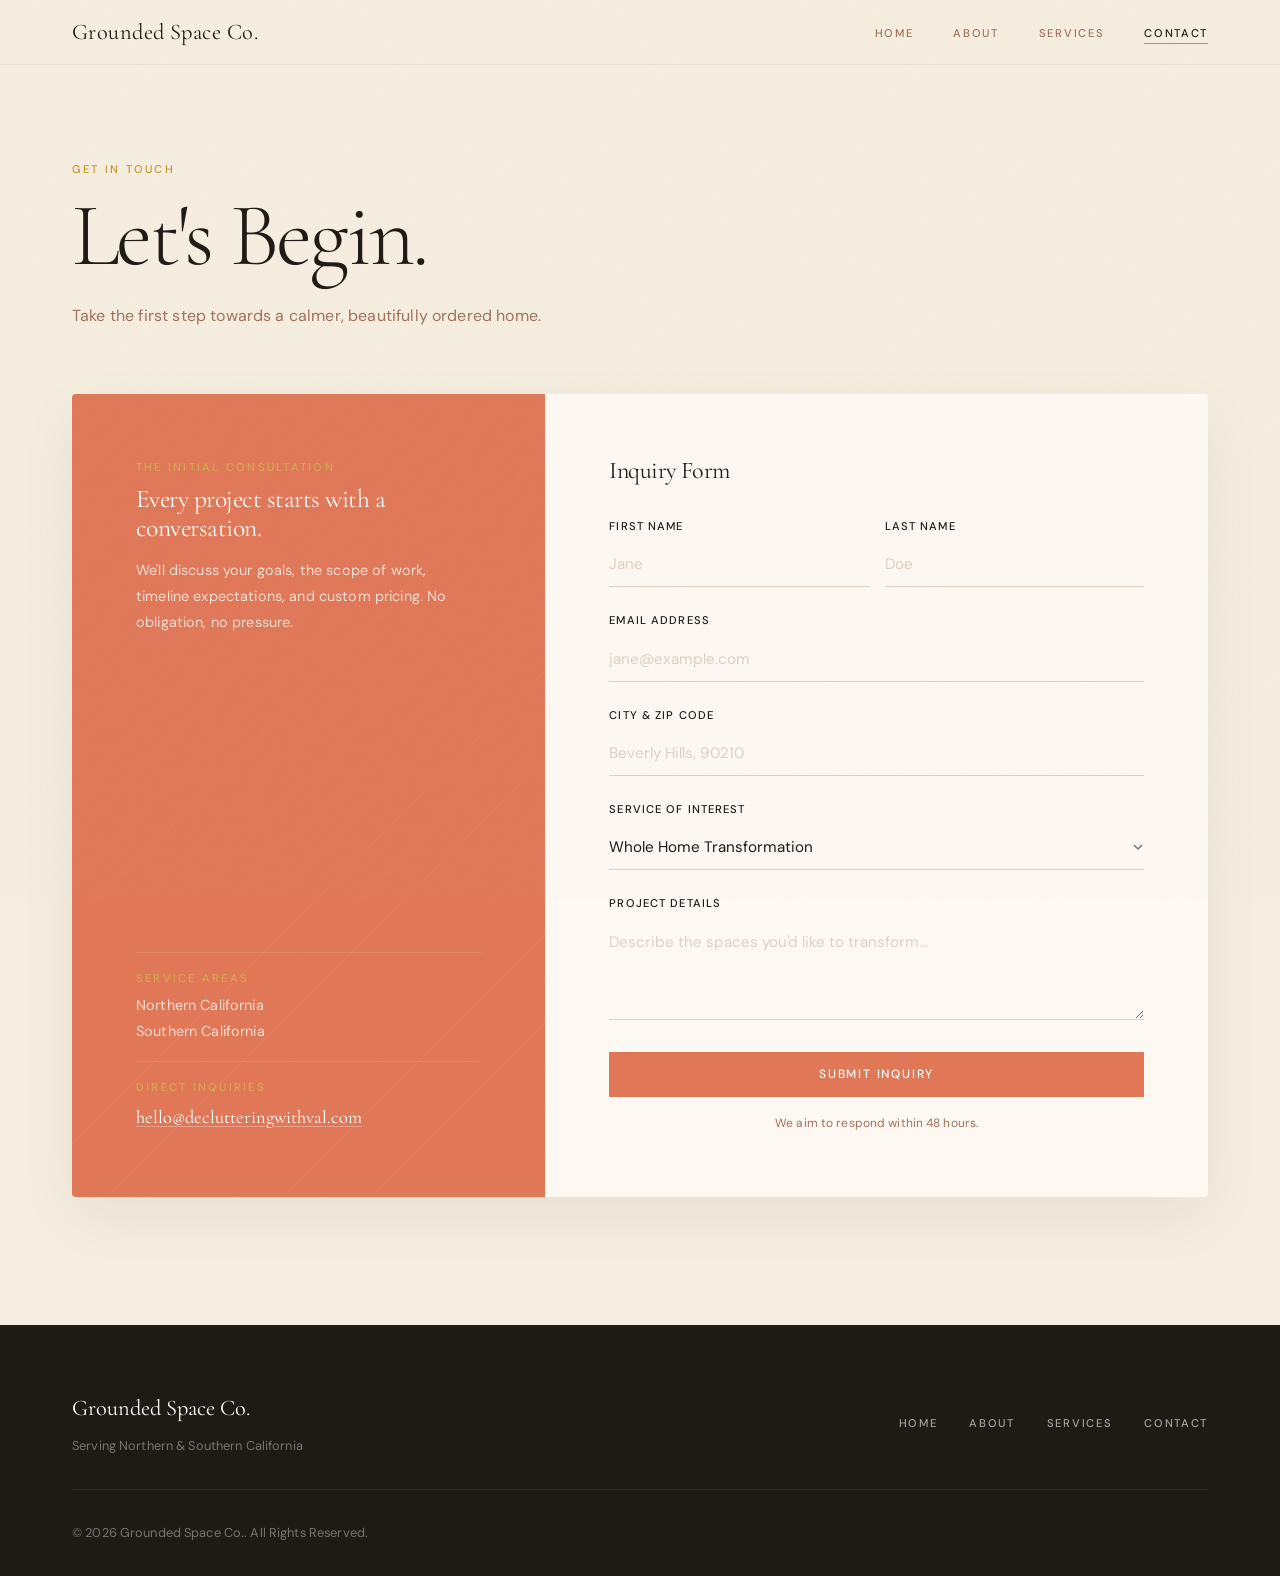
<file: contact.html>
<!DOCTYPE html>
<html lang="en">
<head>
    <meta charset="UTF-8">
    <meta name="viewport" content="width=device-width, initial-scale=1.0">
    <title>Contact | Grounded Space Co.</title>
    <meta name="description" content="Request a custom quote and book a consultation with Grounded Space Co. for premium decluttering and home organization in California.">
    <link rel="preconnect" href="https://fonts.googleapis.com">
    <link rel="preconnect" href="https://fonts.gstatic.com" crossorigin>
    <link rel="stylesheet" href="css/styles.css">

    <style>
      .page-header {
        padding-top: 160px;
        padding-bottom: var(--space-md);
        background-color: var(--color-bg);
      }

      .page-header-sub {
        color: var(--color-text-muted);
        max-width: 480px;
        font-size: 1rem;
        line-height: 1.8;
      }

      /* ---- Contact Layout ---- */
      .contact-layout {
        display: grid;
        grid-template-columns: 1fr 1.4fr;
        gap: 0;
        margin-top: var(--space-md);
        margin-bottom: var(--space-xl);
        border-radius: var(--border-radius);
        overflow: hidden;
        box-shadow: 0 20px 60px rgba(0,0,0,0.06);
      }

      /* ---- Info Panel ---- */
      .contact-info {
        background-color: var(--color-primary);
        color: white;
        padding: var(--space-lg);
        display: flex;
        flex-direction: column;
        justify-content: space-between;
        position: relative;
        overflow: hidden;
      }

      /* Subtle diagonal pattern */
      .contact-info::before {
        content: '';
        position: absolute;
        top: 0; left: 0;
        width: 100%; height: 100%;
        background: repeating-linear-gradient(
          -45deg,
          transparent,
          transparent 30px,
          rgba(255,255,255,0.02) 30px,
          rgba(255,255,255,0.02) 31px
        );
        pointer-events: none;
      }

      .contact-info > * {
        position: relative;
        z-index: 1;
      }

      .contact-info .label {
        color: var(--color-accent-light);
      }

      .contact-info h3 {
        color: white;
        font-size: 1.6rem;
        margin-bottom: var(--space-sm);
      }

      .contact-info p {
        color: rgba(255,255,255,0.75);
        font-size: 0.9rem;
        line-height: 1.8;
        margin-bottom: var(--space-md);
      }

      .contact-info-item {
        border-top: 1px solid rgba(255,255,255,0.1);
        padding-top: var(--space-sm);
        margin-top: var(--space-sm);
      }

      .contact-info-item .label {
        margin-bottom: 0.3rem;
      }

      .contact-info-email {
        font-family: var(--font-display);
        font-size: 1.15rem;
        color: white;
        text-decoration: underline;
        text-underline-offset: 3px;
        text-decoration-color: rgba(255,255,255,0.3);
        transition: text-decoration-color var(--transition-speed);
      }

      .contact-info-email:hover {
        text-decoration-color: white;
      }

      /* ---- Form Panel ---- */
      .contact-form {
        background-color: var(--color-surface);
        padding: var(--space-lg);
      }

      .contact-form h3 {
        margin-bottom: var(--space-md);
      }

      .form-row {
        display: grid;
        grid-template-columns: 1fr 1fr;
        gap: var(--space-sm);
      }

      .form-group {
        margin-bottom: 1.5rem;
      }

      .form-group label {
        display: block;
        margin-bottom: 0.4rem;
        font-weight: 500;
        color: var(--color-text-main);
        font-size: 0.7rem;
        text-transform: uppercase;
        letter-spacing: 0.1em;
      }

      .form-control {
        width: 100%;
        padding: 0.75rem 0;
        border: none;
        border-bottom: 1px solid var(--color-border);
        border-radius: 0;
        font-family: var(--font-body);
        font-size: 0.95rem;
        transition: border-color var(--transition-speed);
        background-color: transparent;
        color: var(--color-text-main);
      }

      .form-control:focus {
        outline: none;
        border-bottom-color: var(--color-accent);
      }

      .form-control::placeholder {
        color: var(--color-border);
      }

      select.form-control {
        cursor: pointer;
        -webkit-appearance: none;
        -moz-appearance: none;
        appearance: none;
        background-image: url("data:image/svg+xml,%3Csvg xmlns='http://www.w3.org/2000/svg' width='12' height='12' viewBox='0 0 12 12'%3E%3Cpath d='M2 4l4 4 4-4' fill='none' stroke='%237A756E' stroke-width='1.5'/%3E%3C/svg%3E");
        background-repeat: no-repeat;
        background-position: right 0 center;
        padding-right: 1.5rem;
      }

      textarea.form-control {
        resize: vertical;
        min-height: 100px;
      }

      .form-submit {
        margin-top: var(--space-sm);
      }

      .form-submit .btn {
        width: 100%;
      }

      .form-note {
        text-align: center;
        font-size: 0.75rem;
        color: var(--color-text-muted);
        margin-top: var(--space-sm);
      }

      /* ---- Responsive ---- */
      @media (max-width: 768px) {
        .contact-layout {
          grid-template-columns: 1fr;
        }
        .form-row {
          grid-template-columns: 1fr;
        }
      }
    </style>
</head>
<body>

    <!-- Navigation -->
    <nav class="navbar scrolled">
        <div class="container flex justify-between items-center">
            <a href="index.html" class="logo">Grounded Space Co.</a>
            <ul class="nav-links">
                <li><a href="index.html">Home</a></li>
                <li><a href="about.html">About</a></li>
                <li><a href="services.html">Services</a></li>
                <li><a href="contact.html" class="active">Contact</a></li>
            </ul>
            <button class="mobile-menu-btn" aria-label="Menu">&#9776;</button>
        </div>
    </nav>

    <!-- Header -->
    <header class="page-header">
        <div class="container">
            <span class="label reveal">Get in Touch</span>
            <h1 class="reveal" data-delay="1">Let's Begin.</h1>
            <p class="page-header-sub reveal" data-delay="2">
                Take the first step towards a calmer, beautifully ordered home.
            </p>
        </div>
    </header>

    <!-- Contact Layout -->
    <main class="container">
        <div class="contact-layout reveal">

            <!-- Info Panel -->
            <div class="contact-info">
                <div>
                    <span class="label">The Initial Consultation</span>
                    <h3>Every project starts with a conversation.</h3>
                    <p>
                        We'll discuss your goals, the scope of work, timeline expectations, and custom pricing. No obligation, no pressure.
                    </p>
                </div>

                <div>
                    <div class="contact-info-item">
                        <span class="label">Service Areas</span>
                        <p style="margin-bottom: 0;">
                            Northern California<br>
                            Southern California
                        </p>
                    </div>

                    <div class="contact-info-item">
                        <span class="label">Direct Inquiries</span>
                        <a href="mailto:hello@declutteringwithval.com" class="contact-info-email">hello@declutteringwithval.com</a>
                    </div>
                </div>
            </div>

            <!-- Contact Form -->
            <div class="contact-form">
                <h3>Inquiry Form</h3>
                <form action="#" method="POST" onsubmit="event.preventDefault(); alert('Thank you! This form is currently in demo mode.');">
                    <div class="form-row">
                        <div class="form-group">
                            <label for="firstName">First Name</label>
                            <input type="text" id="firstName" class="form-control" required placeholder="Jane">
                        </div>
                        <div class="form-group">
                            <label for="lastName">Last Name</label>
                            <input type="text" id="lastName" class="form-control" required placeholder="Doe">
                        </div>
                    </div>

                    <div class="form-group">
                        <label for="email">Email Address</label>
                        <input type="email" id="email" class="form-control" required placeholder="jane@example.com">
                    </div>

                    <div class="form-group">
                        <label for="location">City &amp; Zip Code</label>
                        <input type="text" id="location" class="form-control" required placeholder="Beverly Hills, 90210">
                    </div>

                    <div class="form-group">
                        <label for="service">Service of Interest</label>
                        <select id="service" class="form-control">
                            <option>Whole Home Transformation</option>
                            <option>Targeted Room Clearing</option>
                            <option>Boutique Closet Makeover</option>
                            <option>Unsure / Need Recommendation</option>
                        </select>
                    </div>

                    <div class="form-group">
                        <label for="details">Project Details</label>
                        <textarea id="details" class="form-control" placeholder="Describe the spaces you'd like to transform..."></textarea>
                    </div>

                    <div class="form-submit">
                        <button type="submit" class="btn btn-primary">Submit Inquiry</button>
                    </div>
                    <p class="form-note">
                        We aim to respond within 48 hours.
                    </p>
                </form>
            </div>

        </div>
    </main>

    <!-- Footer -->
    <footer class="footer">
        <div class="container">
            <div class="flex justify-between items-center" style="flex-wrap: wrap; gap: var(--space-md);">
                <div>
                    <div class="footer-brand">Grounded Space Co.</div>
                    <p>Serving Northern &amp; Southern California</p>
                </div>
                <div class="footer-links">
                    <a href="index.html">Home</a>
                    <a href="about.html">About</a>
                    <a href="services.html">Services</a>
                    <a href="contact.html">Contact</a>
                </div>
            </div>
            <hr class="footer-rule">
            <p>&copy; 2026 Grounded Space Co.. All Rights Reserved.</p>
        </div>
    </footer>

    <script src="js/main.js"></script>
</body>
</html>
</file>
<file: css/styles.css>
@import url('https://fonts.googleapis.com/css2?family=Cormorant+Garamond:ital,wght@0,300;0,400;0,500;0,600;1,300;1,400&family=DM+Sans:ital,wght@0,300;0,400;0,500;1,300;1,400&display=swap');

:root {
  /* Color Palette — 5 PM California light / warm coral + gold */
  --color-bg: #F5EEE0;           /* Warm peachy ivory */
  --color-surface: #FDF8F2;      /* Soft warm white */
  --color-primary: #E07858;      /* Soft coral — main action */
  --color-primary-light: #E8906E;
  --color-accent: #C4962A;        /* Golden amber */
  --color-accent-light: #D4AA50;
  --color-text-main: #1E1A14;     /* Warm charcoal */
  --color-text-muted: #A0705A;    /* Muted clay */
  --color-border: #E0CFC0;        /* Warm border */
  --color-dark: #1E1A14;          /* Warm charcoal — footer & dark anchors */

  /* Typography — Distinctive pairing */
  --font-display: 'Cormorant Garamond', 'Georgia', serif;
  --font-body: 'DM Sans', 'Helvetica Neue', sans-serif;

  /* Spacing */
  --space-xs: 0.5rem;
  --space-sm: 1rem;
  --space-md: 2rem;
  --space-lg: 4rem;
  --space-xl: 8rem;

  /* Other */
  --border-radius: 4px;
  --transition-speed: 0.4s;
  --max-width: 1200px;
}

/* =========================================
   Reset & Base
   ========================================= */
*, *::before, *::after {
  margin: 0;
  padding: 0;
  box-sizing: border-box;
}

html {
  font-size: 16px;
  scroll-behavior: smooth;
}

body {
  font-family: var(--font-body);
  color: var(--color-text-main);
  background-color: var(--color-bg);
  line-height: 1.7;
  -webkit-font-smoothing: antialiased;
  -moz-osx-font-smoothing: grayscale;
  overflow-x: hidden;
}

/* Grain overlay for texture */
body::after {
  content: '';
  position: fixed;
  top: 0; left: 0;
  width: 100%; height: 100%;
  pointer-events: none;
  z-index: 9999;
  opacity: 0.025;
  background-image: url("data:image/svg+xml,%3Csvg viewBox='0 0 256 256' xmlns='http://www.w3.org/2000/svg'%3E%3Cfilter id='noise'%3E%3CfeTurbulence type='fractalNoise' baseFrequency='0.9' numOctaves='4' stitchTiles='stitch'/%3E%3C/filter%3E%3Crect width='100%25' height='100%25' filter='url(%23noise)'/%3E%3C/svg%3E");
  background-repeat: repeat;
  background-size: 256px 256px;
}

::selection {
  background-color: var(--color-accent);
  color: white;
}

/* =========================================
   Typography
   ========================================= */
h1, h2, h3, h4, h5, h6 {
  font-family: var(--font-display);
  font-weight: 300;
  line-height: 1.1;
  margin-bottom: var(--space-sm);
  letter-spacing: -0.02em;
}

h1 {
  font-size: clamp(3rem, 7vw, 6rem);
  font-weight: 300;
  letter-spacing: -0.03em;
}

h2 {
  font-size: clamp(2rem, 4vw, 3.5rem);
}

h3 {
  font-size: 1.5rem;
  font-weight: 400;
}

p {
  font-size: 0.95rem;
  letter-spacing: 0.01em;
}

a {
  color: inherit;
  text-decoration: none;
  transition: color var(--transition-speed);
}

img {
  max-width: 100%;
  display: block;
}

/* =========================================
   Layout
   ========================================= */
.container {
  max-width: var(--max-width);
  margin: 0 auto;
  padding: 0 var(--space-md);
}

.container--narrow {
  max-width: 800px;
}

.section {
  padding: var(--space-xl) 0;
  position: relative;
}

/* Utility */
.text-center { text-align: center; }
.mb-xs { margin-bottom: var(--space-xs); }
.mb-sm { margin-bottom: var(--space-sm); }
.mb-md { margin-bottom: var(--space-md); }
.mb-lg { margin-bottom: var(--space-lg); }

.flex { display: flex; }
.flex-col { flex-direction: column; }
.items-center { align-items: center; }
.justify-between { justify-content: space-between; }
.justify-center { justify-content: center; }
.gap-xs { gap: var(--space-xs); }
.gap-sm { gap: var(--space-sm); }
.gap-md { gap: var(--space-md); }
.gap-lg { gap: var(--space-lg); }

.grid { display: grid; }
.grid-cols-2 { grid-template-columns: repeat(2, 1fr); }
.grid-cols-3 { grid-template-columns: repeat(3, 1fr); }
.grid-cols-4 { grid-template-columns: repeat(4, 1fr); }

/* =========================================
   Horizontal Rule — Design Element
   ========================================= */
.rule {
  display: block;
  width: 60px;
  height: 1px;
  background-color: var(--color-accent);
  border: none;
  margin-bottom: var(--space-md);
}

.rule--center {
  margin-left: auto;
  margin-right: auto;
}

/* =========================================
   Label / Eyebrow
   ========================================= */
.label {
  font-family: var(--font-body);
  font-size: 0.7rem;
  font-weight: 500;
  text-transform: uppercase;
  letter-spacing: 0.2em;
  color: var(--color-accent);
  display: block;
  margin-bottom: var(--space-xs);
}

/* =========================================
   Buttons
   ========================================= */
.btn {
  display: inline-block;
  padding: 0.9rem 2.2rem;
  font-family: var(--font-body);
  font-weight: 500;
  font-size: 0.75rem;
  text-transform: uppercase;
  letter-spacing: 0.15em;
  cursor: pointer;
  transition: all var(--transition-speed) cubic-bezier(0.25, 0.46, 0.45, 0.94);
  border: none;
  position: relative;
}

.btn-primary {
  background-color: var(--color-primary);
  color: white;
}

.btn-primary:hover {
  background-color: var(--color-primary-light);
  transform: translateY(-1px);
  box-shadow: 0 8px 24px rgba(224, 120, 88, 0.2);
}

.btn-outline {
  background-color: transparent;
  border: 1px solid currentColor;
  color: var(--color-text-main);
}

.btn-outline:hover {
  background-color: var(--color-text-main);
  color: var(--color-bg);
}

.btn-accent {
  background-color: var(--color-accent);
  color: white;
}

.btn-accent:hover {
  background-color: var(--color-accent-light);
  transform: translateY(-1px);
}

/* =========================================
   Navigation
   ========================================= */
.navbar {
  position: fixed;
  top: 0;
  width: 100%;
  z-index: 100;
  padding: 1.2rem 0;
  transition: all 0.5s cubic-bezier(0.25, 0.46, 0.45, 0.94);
  background-color: transparent;
}

.navbar.scrolled {
  background-color: rgba(245, 238, 224, 0.92);
  backdrop-filter: blur(12px);
  -webkit-backdrop-filter: blur(12px);
  padding: 0.8rem 0;
  box-shadow: 0 1px 0 rgba(0,0,0,0.05);
}

.navbar .logo {
  font-family: var(--font-display);
  font-size: 1.4rem;
  font-weight: 400;
  letter-spacing: 0.02em;
  color: var(--color-text-main);
}

.nav-links {
  display: flex;
  gap: 2.5rem;
  list-style: none;
  align-items: center;
}

.nav-links a {
  font-family: var(--font-body);
  font-size: 0.7rem;
  font-weight: 500;
  text-transform: uppercase;
  letter-spacing: 0.15em;
  color: var(--color-text-muted);
  position: relative;
  padding-bottom: 2px;
}

.nav-links a::after {
  content: '';
  position: absolute;
  width: 0;
  height: 1px;
  bottom: -2px;
  left: 0;
  background-color: var(--color-accent);
  transition: width 0.5s cubic-bezier(0.25, 0.46, 0.45, 0.94);
}

.nav-links a:hover,
.nav-links a.active {
  color: var(--color-text-main);
}

.nav-links a:hover::after,
.nav-links a.active::after {
  width: 100%;
}

/* Mobile menu button */
.mobile-menu-btn {
  display: none;
  background: none;
  border: none;
  font-size: 1.3rem;
  cursor: pointer;
  color: var(--color-text-main);
  padding: 0.5rem;
}

/* =========================================
   Footer
   ========================================= */
.footer {
  background-color: var(--color-dark);
  color: rgba(255,255,255,0.6);
  padding: var(--space-lg) 0 var(--space-md);
}

.footer a {
  color: rgba(255,255,255,0.6);
  transition: color var(--transition-speed);
}

.footer a:hover {
  color: white;
}

.footer p {
  color: rgba(255,255,255,0.4);
  font-size: 0.8rem;
}

.footer-brand {
  font-family: var(--font-display);
  font-size: 1.4rem;
  color: white;
  margin-bottom: var(--space-xs);
}

.footer-rule {
  width: 100%;
  height: 1px;
  background-color: rgba(255,255,255,0.08);
  border: none;
  margin: var(--space-md) 0;
}

.footer-links {
  display: flex;
  gap: var(--space-md);
}

.footer-links a {
  font-size: 0.7rem;
  text-transform: uppercase;
  letter-spacing: 0.15em;
  font-weight: 500;
}

/* =========================================
   Animations
   ========================================= */
.reveal {
  opacity: 0;
  transform: translateY(30px);
  transition: opacity 1s cubic-bezier(0.25, 0.46, 0.45, 0.94),
              transform 1s cubic-bezier(0.25, 0.46, 0.45, 0.94);
}

.reveal.visible {
  opacity: 1;
  transform: translateY(0);
}

/* Stagger children */
.reveal[data-delay="1"] { transition-delay: 0.1s; }
.reveal[data-delay="2"] { transition-delay: 0.2s; }
.reveal[data-delay="3"] { transition-delay: 0.3s; }
.reveal[data-delay="4"] { transition-delay: 0.4s; }
.reveal[data-delay="5"] { transition-delay: 0.5s; }

/* Slide from left */
.reveal-left {
  opacity: 0;
  transform: translateX(-40px);
  transition: opacity 1s cubic-bezier(0.25, 0.46, 0.45, 0.94),
              transform 1s cubic-bezier(0.25, 0.46, 0.45, 0.94);
}
.reveal-left.visible {
  opacity: 1;
  transform: translateX(0);
}

/* Slide from right */
.reveal-right {
  opacity: 0;
  transform: translateX(40px);
  transition: opacity 1s cubic-bezier(0.25, 0.46, 0.45, 0.94),
              transform 1s cubic-bezier(0.25, 0.46, 0.45, 0.94);
}
.reveal-right.visible {
  opacity: 1;
  transform: translateX(0);
}

/* Scale reveal for images */
.img-reveal {
  overflow: hidden;
  position: relative;
}

.img-reveal img {
  transition: transform 0.8s cubic-bezier(0.25, 0.46, 0.45, 0.94);
  transform: scale(1.08);
}

.img-reveal.visible img {
  transform: scale(1);
}

.img-reveal:hover img {
  transform: scale(1.03);
}

/* Compatibility with old class */
.fade-in {
  opacity: 0;
  transform: translateY(30px);
  transition: opacity 1s cubic-bezier(0.25, 0.46, 0.45, 0.94),
              transform 1s cubic-bezier(0.25, 0.46, 0.45, 0.94);
}

.fade-in.visible {
  opacity: 1;
  transform: translateY(0);
}

/* Image wrapper */
.img-wrapper {
  overflow: hidden;
  border-radius: var(--border-radius);
}

.img-wrapper img {
  transition: transform 0.8s cubic-bezier(0.25, 0.46, 0.45, 0.94);
}

.img-wrapper:hover img {
  transform: scale(1.03);
}

/* =========================================
   Responsive
   ========================================= */
@media (max-width: 768px) {
  h1 { font-size: 2.8rem; }
  h2 { font-size: 2rem; }

  .grid-cols-2, .grid-cols-3, .grid-cols-4 {
    grid-template-columns: 1fr;
  }

  .section { padding: var(--space-lg) 0; }

  .nav-links {
    display: none;
  }

  .mobile-menu-btn {
    display: block;
  }

  .nav-links.active {
    display: flex;
    flex-direction: column;
    position: absolute;
    top: 100%;
    left: 0;
    width: 100%;
    background-color: rgba(245, 238, 224, 0.98);
    backdrop-filter: blur(12px);
    padding: var(--space-md);
    gap: var(--space-sm);
    box-shadow: 0 10px 30px rgba(0,0,0,0.05);
  }

  .footer-links {
    flex-direction: column;
    gap: var(--space-sm);
  }
}
</file>
